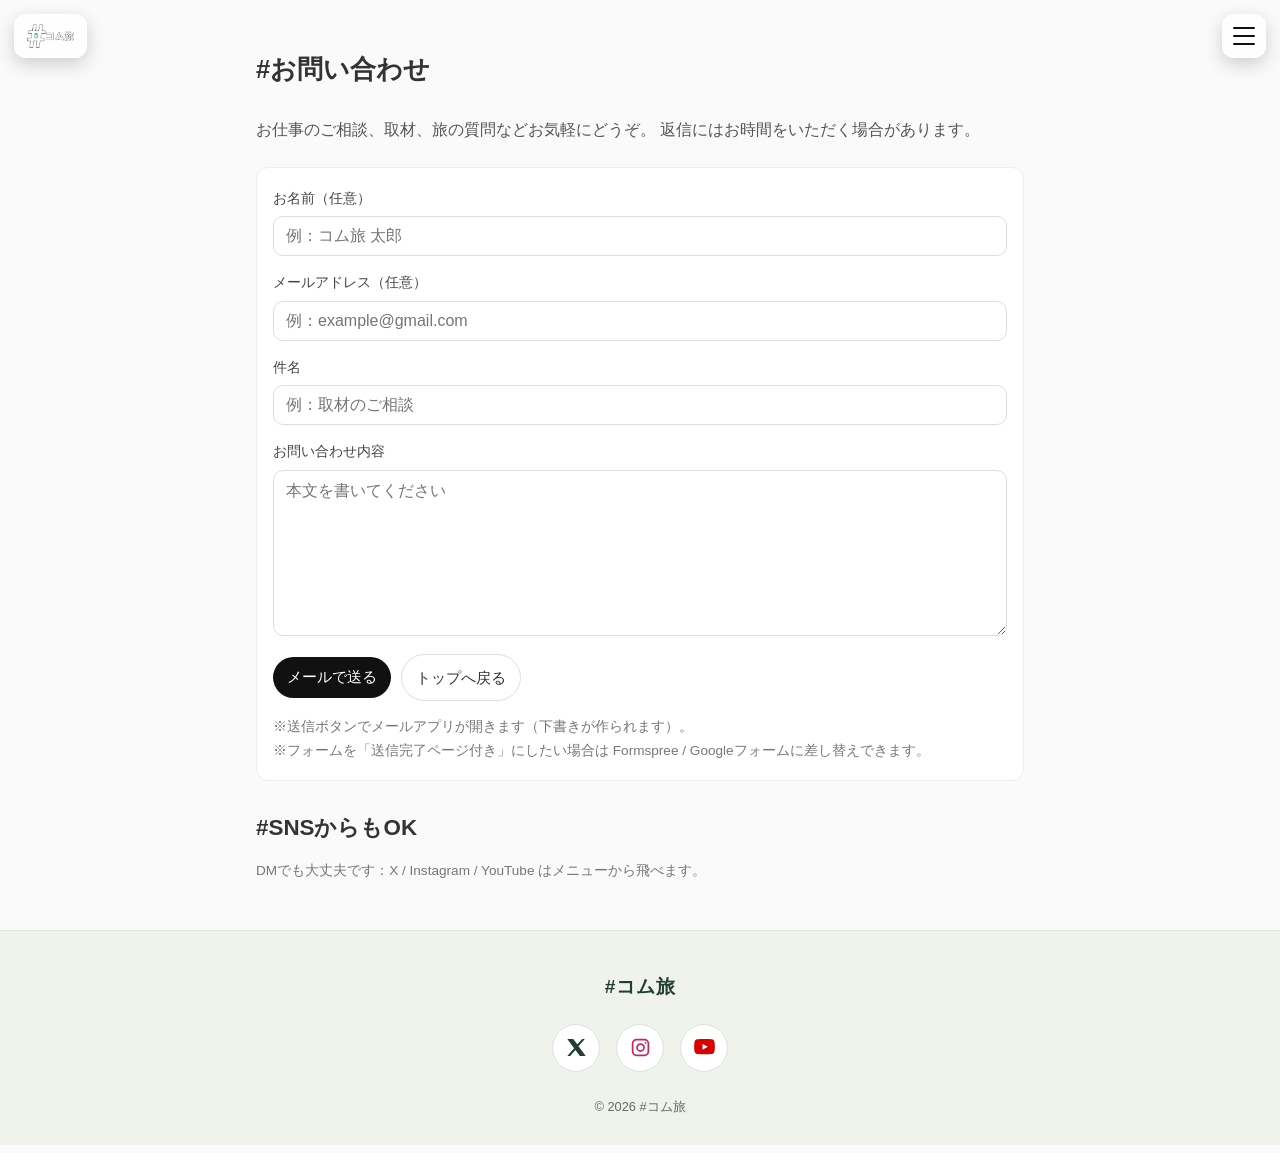
<file: contact.html>
<!DOCTYPE html>
<html lang="ja">
<head>
  <meta charset="UTF-8" />
  <meta name="viewport" content="width=device-width, initial-scale=1.0" />
  <title>#お問い合わせ | #コム旅</title>
  <link rel="stylesheet" href="css/style.css?v=20261016-hero" />

    <!-- ✅ SEO / OGP（共通） -->
  <meta name="description" content="旅と日常の記録。#コム旅の旅行記・モデルコース・47都道府県制覇の旅をまとめています。">

  <meta property="og:site_name" content="#コム旅">
  <meta property="og:type" content="website">
  <meta property="og:image" content="https://komtabi.com/img/ogp.jpg">
  <meta property="og:image:width" content="1200">
  <meta property="og:image:height" content="630">
  <meta property="og:locale" content="ja_JP">

  <meta name="twitter:card" content="summary_large_image">
  <meta name="description" content="#コム旅へのお問い合わせ。お仕事のご相談、取材、旅の質問などお気軽にどうぞ。">
  <link rel="canonical" href="https://komtabi.com/contact.html">

  <meta property="og:url" content="https://komtabi.com/contact.html">
  <meta property="og:title" content="#お問い合わせ | #コム旅">
  <meta property="og:description" content="お仕事のご相談、取材、旅の質問などお気軽にどうぞ。">

  <!-- favicon -->
<link rel="icon" href="/img/favicon-48.png" sizes="48x48" type="image/png">
<link rel="icon" href="/img/favicon-96.png" sizes="96x96" type="image/png">
<link rel="apple-touch-icon" href="/img/favicon-180.png">

</head>
<body>

  <!-- ロゴ -->
  <a href="index.html" class="logo">
    <img src="img/logo.png" alt="#コム旅 ロゴ">
  </a>

  <!-- ハンバーガーメニュー -->
  <button class="menu-btn" id="menuBtn" aria-label="メニューを開閉">
    <span></span><span></span><span></span>
  </button>

  <!-- ✅ メニュー構造を統一（menu-inner / menu-list） -->
  <nav class="menu" id="menu" aria-label="サイトメニュー">
    <div class="menu-inner">
      <ul class="menu-list">
        <li><a href="travel.html">#旅行記</a></li>
        <li><a href="modelcourse.html">#モデルコース</a></li>
        <li><a href="prefectures.html">#47都道府県制覇の旅</a></li>
        <li><a href="tags.html">#タグ</a></li>
        <li><a href="contact.html">#お問い合わせ</a></li>
      </ul>

      <!-- SNS（お問い合わせの下・横並び） -->
      <div class="menu-sns" aria-label="SNSリンク">
        <!-- X -->
        <a href="https://x.com/hBD1ilERGj89740"
           target="_blank"
           rel="noopener"
           aria-label="X"
           data-sns="x">
          <svg viewBox="0 0 24 24" aria-hidden="true">
            <path d="M18.244 2.25h3.308l-7.227 8.26L22.5 21.75h-6.59l-5.16-6.78-5.93 6.78H1.5l7.73-8.84L1.5 2.25h6.75l4.66 6.15 5.67-6.15z"/>
          </svg>
        </a>

        <!-- Instagram -->
        <a href="https://www.instagram.com/komtabi"
           target="_blank"
           rel="noopener"
           aria-label="Instagram"
           data-sns="instagram">
          <svg viewBox="0 0 24 24" aria-hidden="true">
            <path d="M7.5 2h9A5.5 5.5 0 0 1 22 7.5v9A5.5 5.5 0 0 1 16.5 22h-9A5.5 5.5 0 0 1 2 16.5v-9A5.5 5.5 0 0 1 7.5 2Zm0 2A3.5 3.5 0 0 0 4 7.5v9A3.5 3.5 0 0 0 7.5 20h9a3.5 3.5 0 0 0 3.5-3.5v-9A3.5 3.5 0 0 0 16.5 4h-9Zm10.25 1.75a1 1 0 1 1 0 2 1 1 0 0 1 0-2ZM12 7a5 5 0 1 1 0 10 5 5 0 0 1 0-10Zm0 2a3 3 0 1 0 0 6 3 3 0 0 0 0-6Z"/>
          </svg>
        </a>

        <!-- YouTube -->
        <a href="https://www.youtube.com/@コム旅5656"
           target="_blank"
           rel="noopener"
           aria-label="YouTube"
           data-sns="youtube">
          <svg viewBox="0 0 24 24" aria-hidden="true">
            <path d="M23.5 6.2s-.2-1.7-.9-2.5c-.9-1-1.9-1-2.4-1.1C16.9 2.3 12 2.3 12 2.3h0s-4.9 0-8.2.3c-.5.1-1.5.1-2.4 1.1C.7 4.5.5 6.2.5 6.2S.2 8.2.2 10.2v1.6c0 2 .3 4 .3 4s.2 1.7.9 2.5c.9 1 2.1 1 2.6 1.1 1.9.2 8 .3 8 .3s4.9 0 8.2-.3c.5-.1 1.5-.1 2.4-1.1.7-.8.9-2.5.9-2.5s.3-2 .3-4v-1.6c0-2-.3-4-.3-4ZM9.75 14.6V7.9l6.1 3.35-6.1 3.35Z"/>
          </svg>
        </a>
      </div>
    </div>
  </nav>

  <main class="container">
    <h1 class="page-title">#お問い合わせ</h1>

    <p class="lead-text">
      お仕事のご相談、取材、旅の質問などお気軽にどうぞ。
      返信にはお時間をいただく場合があります。
    </p>

    <!-- ✅ まずは mailto で確実に動くフォーム（サーバ不要） -->
    <section class="contact-card">
      <form id="contactForm" class="contact-form" novalidate>
        <label class="contact-label">
          お名前（任意）
          <input type="text" name="name" class="contact-input" placeholder="例：コム旅 太郎">
        </label>

        <label class="contact-label">
          メールアドレス（任意）
          <input type="email" name="email" class="contact-input" placeholder="例：example@gmail.com" inputmode="email">
        </label>

        <label class="contact-label">
          件名
          <input type="text" name="subject" class="contact-input" placeholder="例：取材のご相談" required>
        </label>

        <label class="contact-label">
          お問い合わせ内容
          <textarea name="message" class="contact-textarea" rows="8" placeholder="本文を書いてください" required></textarea>
        </label>

        <div class="contact-actions">
          <button type="submit" class="btn-primary">メールで送る</button>
          <a class="btn-ghost" href="index.html">トップへ戻る</a>
        </div>

        <p class="contact-note">
          ※送信ボタンでメールアプリが開きます（下書きが作られます）。
          <br>※フォームを「送信完了ページ付き」にしたい場合は Formspree / Googleフォームに差し替えできます。
        </p>
      </form>
    </section>

    <!-- 直接連絡（任意：メールアドレスが決まったら差し替え） -->
    <section class="contact-direct">
      <h2 class="section-title">#SNSからもOK</h2>
      <p class="contact-note">
        DMでも大丈夫です：X / Instagram / YouTube はメニューから飛べます。
      </p>
    </section>
  </main>

  <footer class="site-footer">
    <a class="footer-brand" href="index.html">#コム旅</a>
    <nav class="footer-sns" aria-label="SNSリンク">
        <a href="https://x.com/hBD1ilERGj89740"
           target="_blank"
           rel="noopener"
           aria-label="X"
           data-sns="x">
          <svg viewBox="0 0 24 24" aria-hidden="true">
            <path d="M18.244 2.25h3.308l-7.227 8.26L22.5 21.75h-6.59l-5.16-6.78-5.93 6.78H1.5l7.73-8.84L1.5 2.25h6.75l4.66 6.15 5.67-6.15z"/>
          </svg>
        </a>
        <a href="https://www.instagram.com/komtabi"
           target="_blank"
           rel="noopener"
           aria-label="Instagram"
           data-sns="instagram">
          <svg viewBox="0 0 24 24" aria-hidden="true">
            <path d="M7.5 2h9A5.5 5.5 0 0 1 22 7.5v9A5.5 5.5 0 0 1 16.5 22h-9A5.5 5.5 0 0 1 2 16.5v-9A5.5 5.5 0 0 1 7.5 2Zm0 2A3.5 3.5 0 0 0 4 7.5v9A3.5 3.5 0 0 0 7.5 20h9a3.5 3.5 0 0 0 3.5-3.5v-9A3.5 3.5 0 0 0 16.5 4h-9Zm10.25 1.75a1 1 0 1 1 0 2 1 1 0 0 1 0-2ZM12 7a5 5 0 1 1 0 10 5 5 0 0 1 0-10Zm0 2a3 3 0 1 0 0 6 3 3 0 0 0 0-6Z"/>
          </svg>
        </a>
        <a href="https://www.youtube.com/@コム旅5656"
           target="_blank"
           rel="noopener"
           aria-label="YouTube"
           data-sns="youtube">
          <svg viewBox="0 0 24 24" aria-hidden="true">
            <path d="M23.5 6.2s-.2-1.7-.9-2.5c-.9-1-1.9-1-2.4-1.1C16.9 2.3 12 2.3 12 2.3h0s-4.9 0-8.2.3c-.5.1-1.5.1-2.4 1.1C.7 4.5.5 6.2.5 6.2S.2 8.2.2 10.2v1.6c0 2 .3 4 .3 4s.2 1.7.9 2.5c.9 1 2.1 1 2.6 1.1 1.9.2 8 .3 8 .3s4.9 0 8.2-.3c.5-.1 1.5-.1 2.4-1.1.7-.8.9-2.5.9-2.5s.3-2 .3-4v-1.6c0-2-.3-4-.3-4ZM9.75 14.6V7.9l6.1 3.35-6.1 3.35Z"/>
          </svg>
        </a>
    </nav>
    <p>© 2026 #コム旅</p>
  </footer>

  <!-- scripts（順番重要・main.jsは1回だけ） -->
<link rel="stylesheet" href="css/style.css?v=20261016-hero" />
<script src="js/data/posts.js?v=20261016-empty"></script>
<script src="js/data/courses.js?v=20260111"></script>
<script src="js/data/visited.js?v=20260111"></script>
<script src="js/main.js?v=20261016-empty"></script>

  <!-- contact page helper -->
  <script>
    // ✅ 送信先メールアドレスをここで設定（あなたの受信用メールに変更）
    const CONTACT_TO = "tjingji56@gmail.com";

    const form = document.getElementById("contactForm");
    if (form) {
      form.addEventListener("submit", (e) => {
        e.preventDefault();

        const fd = new FormData(form);
        const subject = (fd.get("subject") || "").toString().trim();
        const message = (fd.get("message") || "").toString().trim();
        const name = (fd.get("name") || "").toString().trim();
        const email = (fd.get("email") || "").toString().trim();

        if (!subject || !message) {
          alert("件名とお問い合わせ内容は必須です。");
          return;
        }

        const bodyLines = [
          message,
          "",
          "----",
          `お名前：${name || "-"}`,
          `メール：${email || "-"}`,
          `送信元：${location.href}`,
        ];

        const mailto = `mailto:${encodeURIComponent(CONTACT_TO)}`
          + `?subject=${encodeURIComponent(subject)}`
          + `&body=${encodeURIComponent(bodyLines.join("\n"))}`;

        location.href = mailto;
      });
    }
  </script>

</body>
</html>
</file>
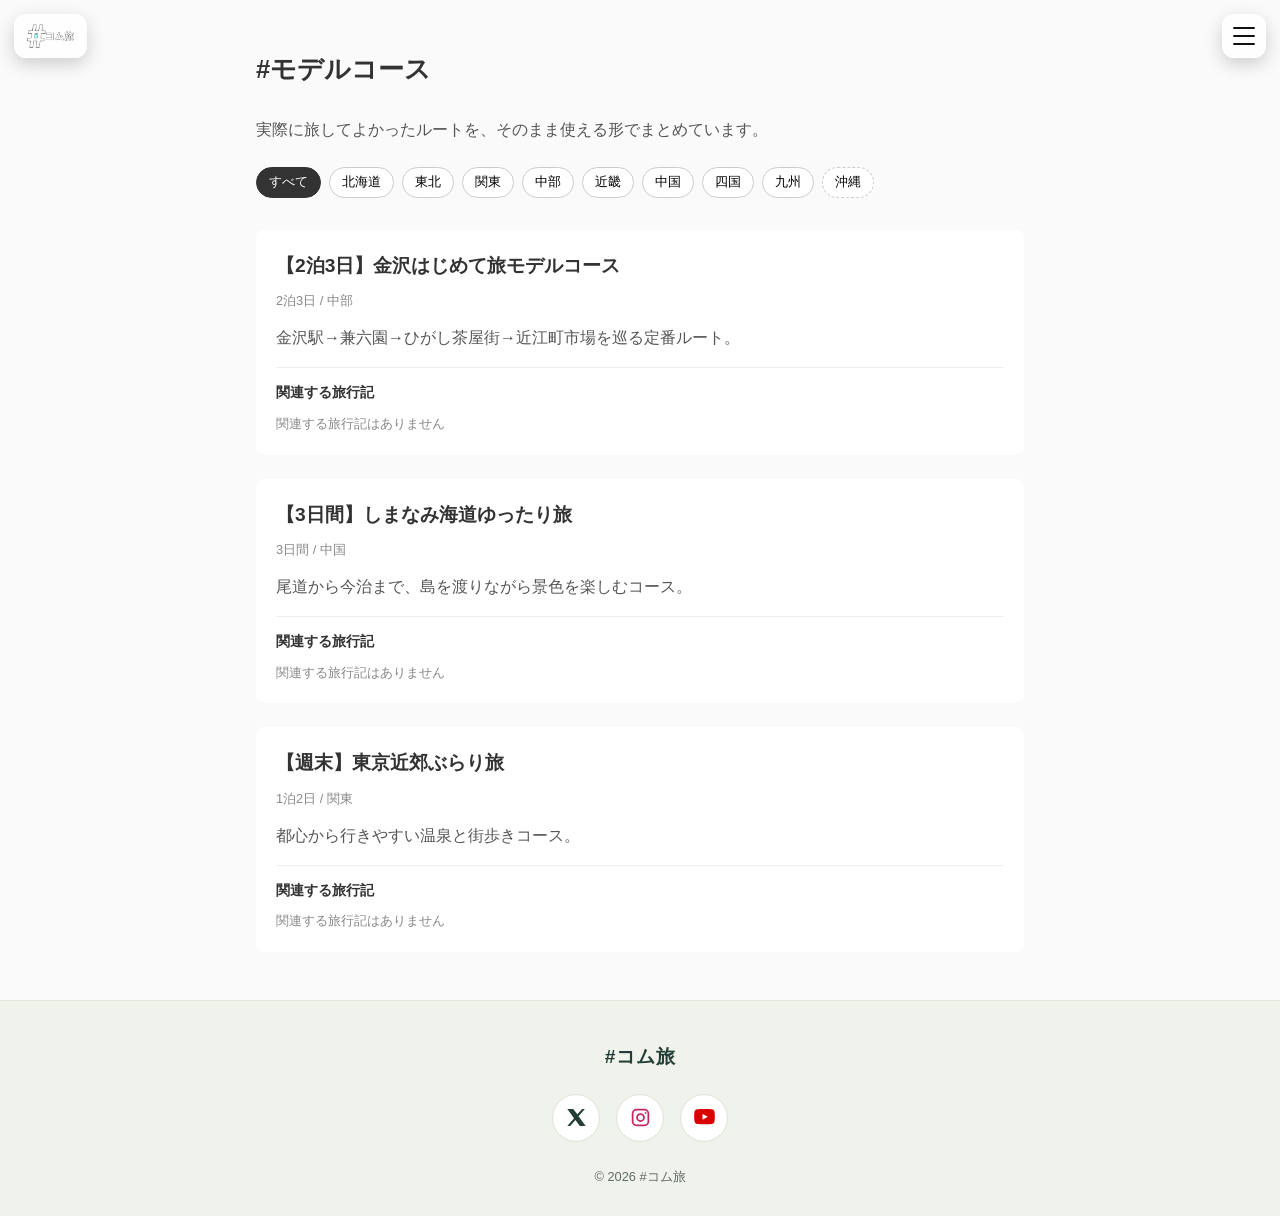
<file: modelcourse.html>
<!DOCTYPE html>
<html lang="ja">
<head>
  <meta charset="UTF-8">
  <meta name="viewport" content="width=device-width, initial-scale=1.0">
  <title>#モデルコース | #コム旅</title>
  <link rel="stylesheet" href="css/style.css">
    <!-- ✅ SEO / OGP（共通） -->
  <meta name="description" content="旅と日常の記録。#コム旅の旅行記・モデルコース・47都道府県制覇の旅をまとめています。">


  <meta property="og:site_name" content="#コム旅">
  <meta property="og:type" content="website">
  <meta property="og:image" content="https://komtabi.com/img/ogp.jpg">
  <meta property="og:image:width" content="1200">
  <meta property="og:image:height" content="630">
  <meta property="og:locale" content="ja_JP">

  <meta name="twitter:card" content="summary_large_image">
  <meta name="description" content="#コム旅のモデルコース。実際に旅してよかったルートをそのまま使える形でまとめています。">
  <link rel="canonical" href="https://komtabi.com/modelcourse.html">

  <meta property="og:url" content="https://komtabi.com/modelcourse.html">
  <meta property="og:title" content="#モデルコース | #コム旅">
  <meta property="og:description" content="実際に旅してよかったルートを、そのまま使える形でまとめています。">
<script async src="https://pagead2.googlesyndication.com/pagead/js/adsbygoogle.js?client=ca-pub-3009050769012166"
     crossorigin="anonymous"></script>
</head>
<body>

  <!-- ロゴ -->
  <a href="index.html" class="logo">
    <img src="img/logo.png" alt="#コム旅 ロゴ">
  </a>

  <!-- ハンバーガーメニュー -->
  <button class="menu-btn" id="menuBtn" aria-label="メニューを開閉">
    <span></span><span></span><span></span>
  </button>

  <!-- ✅ メニュー構造を統一（menu-inner / menu-list） -->
  <nav class="menu" id="menu" aria-label="サイトメニュー">
    <div class="menu-inner">
      <ul class="menu-list">
        <li><a href="travel.html">#旅行記</a></li>
        <li><a href="modelcourse.html">#モデルコース</a></li>
        <li><a href="prefectures.html">#47都道府県制覇の旅</a></li>
        <li><a href="tags.html">#タグ</a></li>
        <li><a href="contact.html">#お問い合わせ</a></li>
      </ul>

      <!-- SNS（お問い合わせの下・横並び） -->
      <div class="menu-sns" aria-label="SNSリンク">
        <!-- X -->
        <a href="https://x.com/hBD1ilERGj89740"
           target="_blank"
           rel="noopener"
           aria-label="X"
           data-sns="x">
          <svg viewBox="0 0 24 24" aria-hidden="true">
            <path d="M18.244 2.25h3.308l-7.227 8.26L22.5 21.75h-6.59l-5.16-6.78-5.93 6.78H1.5l7.73-8.84L1.5 2.25h6.75l4.66 6.15 5.67-6.15z"/>
          </svg>
        </a>

        <!-- Instagram -->
        <a href="https://www.instagram.com/komtabi"
           target="_blank"
           rel="noopener"
           aria-label="Instagram"
           data-sns="instagram">
          <svg viewBox="0 0 24 24" aria-hidden="true">
            <path d="M7.5 2h9A5.5 5.5 0 0 1 22 7.5v9A5.5 5.5 0 0 1 16.5 22h-9A5.5 5.5 0 0 1 2 16.5v-9A5.5 5.5 0 0 1 7.5 2Zm0 2A3.5 3.5 0 0 0 4 7.5v9A3.5 3.5 0 0 0 7.5 20h9a3.5 3.5 0 0 0 3.5-3.5v-9A3.5 3.5 0 0 0 16.5 4h-9Zm10.25 1.75a1 1 0 1 1 0 2 1 1 0 0 1 0-2ZM12 7a5 5 0 1 1 0 10 5 5 0 0 1 0-10Zm0 2a3 3 0 1 0 0 6 3 3 0 0 0 0-6Z"/>
          </svg>
        </a>

        <!-- YouTube -->
        <a href="https://www.youtube.com/@コム旅5656"
           target="_blank"
           rel="noopener"
           aria-label="YouTube"
           data-sns="youtube">
          <svg viewBox="0 0 24 24" aria-hidden="true">
            <path d="M23.5 6.2s-.2-1.7-.9-2.5c-.9-1-1.9-1-2.4-1.1C16.9 2.3 12 2.3 12 2.3h0s-4.9 0-8.2.3c-.5.1-1.5.1-2.4 1.1C.7 4.5.5 6.2.5 6.2S.2 8.2.2 10.2v1.6c0 2 .3 4 .3 4s.2 1.7.9 2.5c.9 1 2.1 1 2.6 1.1 1.9.2 8 .3 8 .3s4.9 0 8.2-.3c.5-.1 1.5-.1 2.4-1.1.7-.8.9-2.5.9-2.5s.3-2 .3-4v-1.6c0-2-.3-4-.3-4ZM9.75 14.6V7.9l6.1 3.35-6.1 3.35Z"/>
          </svg>
        </a>
      </div>
    </div>
  </nav>


  <!-- メイン -->
  <main class="container">
    <h1 class="page-title">#モデルコース</h1>

    <p class="lead-text">
      実際に旅してよかったルートを、そのまま使える形でまとめています。
    </p>

    <!-- エリアフィルター -->
    <div class="area-filter" id="areaFilter">
      <button data-area="all" class="active">すべて</button>
      <button data-area="北海道">北海道</button>
      <button data-area="東北">東北</button>
      <button data-area="関東">関東</button>
      <button data-area="中部">中部</button>
      <button data-area="近畿">近畿</button>
      <button data-area="中国">中国</button>
      <button data-area="四国">四国</button>
      <button data-area="九州">九州</button>
      <button data-area="沖縄">沖縄</button>
    </div>

    <!-- モデルコース一覧 -->
    <section class="course-list" id="courseList">
      <!-- JSでモデルコースが入る -->
    </section>
  </main>

  <footer class="site-footer">
    <a class="footer-brand" href="index.html">#コム旅</a>
    <nav class="footer-sns" aria-label="SNSリンク">
        <a href="https://x.com/hBD1ilERGj89740"
           target="_blank"
           rel="noopener"
           aria-label="X"
           data-sns="x">
          <svg viewBox="0 0 24 24" aria-hidden="true">
            <path d="M18.244 2.25h3.308l-7.227 8.26L22.5 21.75h-6.59l-5.16-6.78-5.93 6.78H1.5l7.73-8.84L1.5 2.25h6.75l4.66 6.15 5.67-6.15z"/>
          </svg>
        </a>
        <a href="https://www.instagram.com/komtabi"
           target="_blank"
           rel="noopener"
           aria-label="Instagram"
           data-sns="instagram">
          <svg viewBox="0 0 24 24" aria-hidden="true">
            <path d="M7.5 2h9A5.5 5.5 0 0 1 22 7.5v9A5.5 5.5 0 0 1 16.5 22h-9A5.5 5.5 0 0 1 2 16.5v-9A5.5 5.5 0 0 1 7.5 2Zm0 2A3.5 3.5 0 0 0 4 7.5v9A3.5 3.5 0 0 0 7.5 20h9a3.5 3.5 0 0 0 3.5-3.5v-9A3.5 3.5 0 0 0 16.5 4h-9Zm10.25 1.75a1 1 0 1 1 0 2 1 1 0 0 1 0-2ZM12 7a5 5 0 1 1 0 10 5 5 0 0 1 0-10Zm0 2a3 3 0 1 0 0 6 3 3 0 0 0 0-6Z"/>
          </svg>
        </a>
        <a href="https://www.youtube.com/@コム旅5656"
           target="_blank"
           rel="noopener"
           aria-label="YouTube"
           data-sns="youtube">
          <svg viewBox="0 0 24 24" aria-hidden="true">
            <path d="M23.5 6.2s-.2-1.7-.9-2.5c-.9-1-1.9-1-2.4-1.1C16.9 2.3 12 2.3 12 2.3h0s-4.9 0-8.2.3c-.5.1-1.5.1-2.4 1.1C.7 4.5.5 6.2.5 6.2S.2 8.2.2 10.2v1.6c0 2 .3 4 .3 4s.2 1.7.9 2.5c.9 1 2.1 1 2.6 1.1 1.9.2 8 .3 8 .3s4.9 0 8.2-.3c.5-.1 1.5-.1 2.4-1.1.7-.8.9-2.5.9-2.5s.3-2 .3-4v-1.6c0-2-.3-4-.3-4ZM9.75 14.6V7.9l6.1 3.35-6.1 3.35Z"/>
          </svg>
        </a>
    </nav>
    <p>© 2026 #コム旅</p>
  </footer>
<link rel="stylesheet" href="css/style.css?v=20261016-hero" />
<script src="js/data/posts.js?v=20261016-empty"></script>
<script src="js/data/courses.js?v=20260111"></script>
<script src="js/data/visited.js?v=20260111"></script>
<script src="js/main.js?v=20261016-empty"></script>

  <!-- scripts（順番重要・main.jsは1回だけ） -->

</body>
</html>
</file>
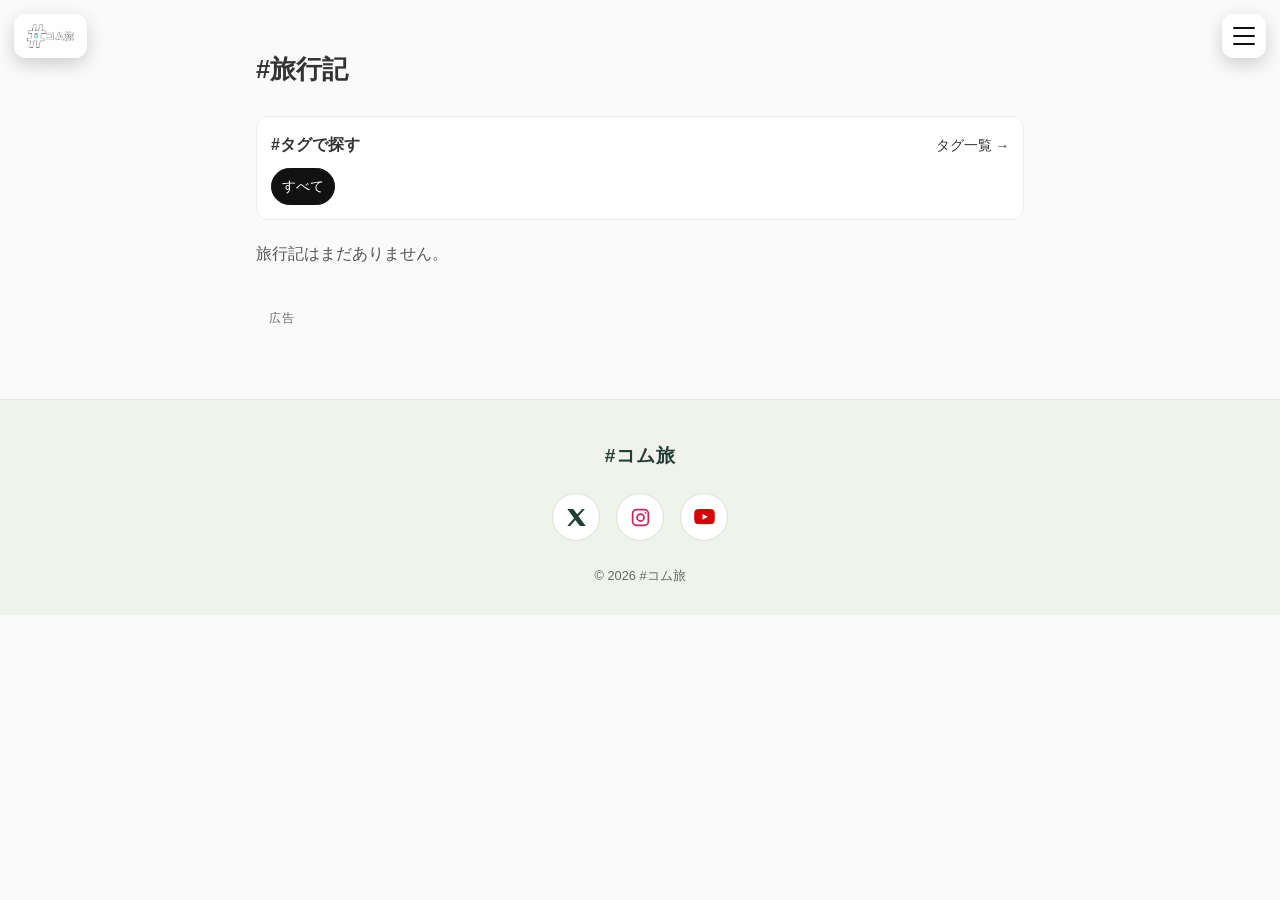
<file: post.html>
<!DOCTYPE html>
<html lang="ja">
<head>
  <meta charset="UTF-8">
  <meta name="viewport" content="width=device-width, initial-scale=1.0">

  <!-- title は JS が記事ごとに変える -->
  <title>記事 | #コム旅</title>

  <link rel="stylesheet" href="css/style.css">

  <!-- canonical -->
  <link rel="canonical" id="canonicalLink" href="https://komtabi.com/post.html">

  <!-- SEO description -->
  <meta name="description" id="metaDesc" content="#コム旅の記事。旅の記録を写真と一緒にまとめています。">

  <!-- OGP -->
  <meta property="og:site_name" content="#コム旅">
  <meta property="og:type" content="article">
  <meta property="og:locale" content="ja_JP">
  <meta property="og:url" id="ogUrl" content="https://komtabi.com/post.html">
  <meta property="og:title" id="ogTitle" content="記事 | #コム旅">
  <meta property="og:description" id="ogDesc" content="#コム旅の記事。旅の記録を写真と一緒にまとめています。">
  <meta property="og:image" id="ogImage" content="https://komtabi.com/img/ogp.jpg">
  <meta property="og:image:width" content="1200">
  <meta property="og:image:height" content="630">

  <!-- Twitter -->
  <meta name="twitter:card" content="summary_large_image">
  <meta name="twitter:title" id="twTitle" content="記事 | #コム旅">
  <meta name="twitter:description" id="twDesc" content="#コム旅の記事。旅の記録を写真と一緒にまとめています。">
  <meta name="twitter:image" id="twImage" content="https://komtabi.com/img/ogp.jpg">

  <!-- パンくず構造化データ -->
  <script type="application/ld+json" id="breadcrumbJson"></script>
<!-- favicon -->
<link rel="icon" href="/img/favicon-48.png" sizes="48x48" type="image/png">
<link rel="icon" href="/img/favicon-96.png" sizes="96x96" type="image/png">
<link rel="apple-touch-icon" href="/img/favicon-180.png">
<script async src="https://pagead2.googlesyndication.com/pagead/js/adsbygoogle.js?client=ca-pub-3009050769012166"
  crossorigin="anonymous"></script>
</head>
<body>

  <!-- ロゴ -->
  <a href="index.html" class="logo">
    <img src="img/logo.png" alt="#コム旅 ロゴ">
  </a>

  <!-- ハンバーガー -->
  <button class="menu-btn" id="menuBtn" aria-label="メニューを開閉">
    <span></span><span></span><span></span>
  </button>

  <!-- メニュー -->
  <nav class="menu" id="menu">
    <div class="menu-inner">
      <ul class="menu-list">
        <li><a href="travel.html">#旅行記</a></li>
        <li><a href="modelcourse.html">#モデルコース</a></li>
        <li><a href="prefectures.html">#47都道府県制覇の旅</a></li>
        <li><a href="tags.html">#タグ</a></li>
        <li><a href="contact.html">#お問い合わせ</a></li>
      </ul>
    </div>
  </nav>

  <!-- ヒーロー -->
  <div id="postHero" class="post-hero">
    <div class="post-hero-media"></div>
    <div class="post-hero-overlay"></div>
  </div>

  <!-- 本文 -->
  <main class="container">
    <article class="post">

      <!-- パンくず -->
      <nav id="breadcrumb" class="breadcrumb"></nav>

      <!-- 一覧に戻る -->
      <div class="post-back">
        <a id="backToList" href="travel.html">← 旅行記一覧に戻る</a>
      </div>

      <h1 id="postTitle" class="post-title"></h1>
      <time id="postDate" class="post-date"></time>

      <ul id="postTags" class="post-tags"></ul>

      <div id="postContent" class="post-content"></div>

<!-- ✅ Ad: post bottom（本文末） -->
<section class="ad-wrap is-hidden" id="ad-post-bottom" aria-label="広告">
  <div class="ad-label">広告</div>
  <ins class="adsbygoogle ad-unit"
    style="display:block"
    data-ad-client="ca-pub-3009050769012166"
    data-ad-slot="1234567890"
    data-ad-format="auto"
    data-full-width-responsive="true"></ins>
</section>

      <!-- 関連記事 -->
      <section class="related-posts">
        <h2>関連記事</h2>
        <div id="relatedPosts" class="related-list"></div>
      </section>
<div class="post-back post-back-bottom">
  <a id="backToListBottom" href="travel.html">← 旅行記一覧に戻る</a>
</div>

    </article>


    <!-- 前後記事 -->
    <nav class="post-nav">
      <a id="prevPost" class="post-nav-link prev"></a>
      <a id="nextPost" class="post-nav-link next"></a>
    </nav>
  </main>

  <footer class="site-footer">
    <a class="footer-brand" href="index.html">#コム旅</a>
    <nav class="footer-sns" aria-label="SNSリンク">
        <a href="https://x.com/hBD1ilERGj89740"
           target="_blank"
           rel="noopener"
           aria-label="X"
           data-sns="x">
          <svg viewBox="0 0 24 24" aria-hidden="true">
            <path d="M18.244 2.25h3.308l-7.227 8.26L22.5 21.75h-6.59l-5.16-6.78-5.93 6.78H1.5l7.73-8.84L1.5 2.25h6.75l4.66 6.15 5.67-6.15z"/>
          </svg>
        </a>
        <a href="https://www.instagram.com/komtabi"
           target="_blank"
           rel="noopener"
           aria-label="Instagram"
           data-sns="instagram">
          <svg viewBox="0 0 24 24" aria-hidden="true">
            <path d="M7.5 2h9A5.5 5.5 0 0 1 22 7.5v9A5.5 5.5 0 0 1 16.5 22h-9A5.5 5.5 0 0 1 2 16.5v-9A5.5 5.5 0 0 1 7.5 2Zm0 2A3.5 3.5 0 0 0 4 7.5v9A3.5 3.5 0 0 0 7.5 20h9a3.5 3.5 0 0 0 3.5-3.5v-9A3.5 3.5 0 0 0 16.5 4h-9Zm10.25 1.75a1 1 0 1 1 0 2 1 1 0 0 1 0-2ZM12 7a5 5 0 1 1 0 10 5 5 0 0 1 0-10Zm0 2a3 3 0 1 0 0 6 3 3 0 0 0 0-6Z"/>
          </svg>
        </a>
        <a href="https://www.youtube.com/@コム旅5656"
           target="_blank"
           rel="noopener"
           aria-label="YouTube"
           data-sns="youtube">
          <svg viewBox="0 0 24 24" aria-hidden="true">
            <path d="M23.5 6.2s-.2-1.7-.9-2.5c-.9-1-1.9-1-2.4-1.1C16.9 2.3 12 2.3 12 2.3h0s-4.9 0-8.2.3c-.5.1-1.5.1-2.4 1.1C.7 4.5.5 6.2.5 6.2S.2 8.2.2 10.2v1.6c0 2 .3 4 .3 4s.2 1.7.9 2.5c.9 1 2.1 1 2.6 1.1 1.9.2 8 .3 8 .3s4.9 0 8.2-.3c.5-.1 1.5-.1 2.4-1.1.7-.8.9-2.5.9-2.5s.3-2 .3-4v-1.6c0-2-.3-4-.3-4ZM9.75 14.6V7.9l6.1 3.35-6.1 3.35Z"/>
          </svg>
        </a>
    </nav>
    <p>© 2026 #コム旅</p>
  </footer>

  <!-- scripts -->
<link rel="stylesheet" href="css/style.css?v=20261016-hero" />
<script src="js/data/posts.js?v=20261016-empty"></script>
<script src="js/data/courses.js?v=20260111"></script>
<script src="js/data/visited.js?v=20260111"></script>
<script src="js/main.js?v=20261016-empty"></script>

</body>
</html>
</file>
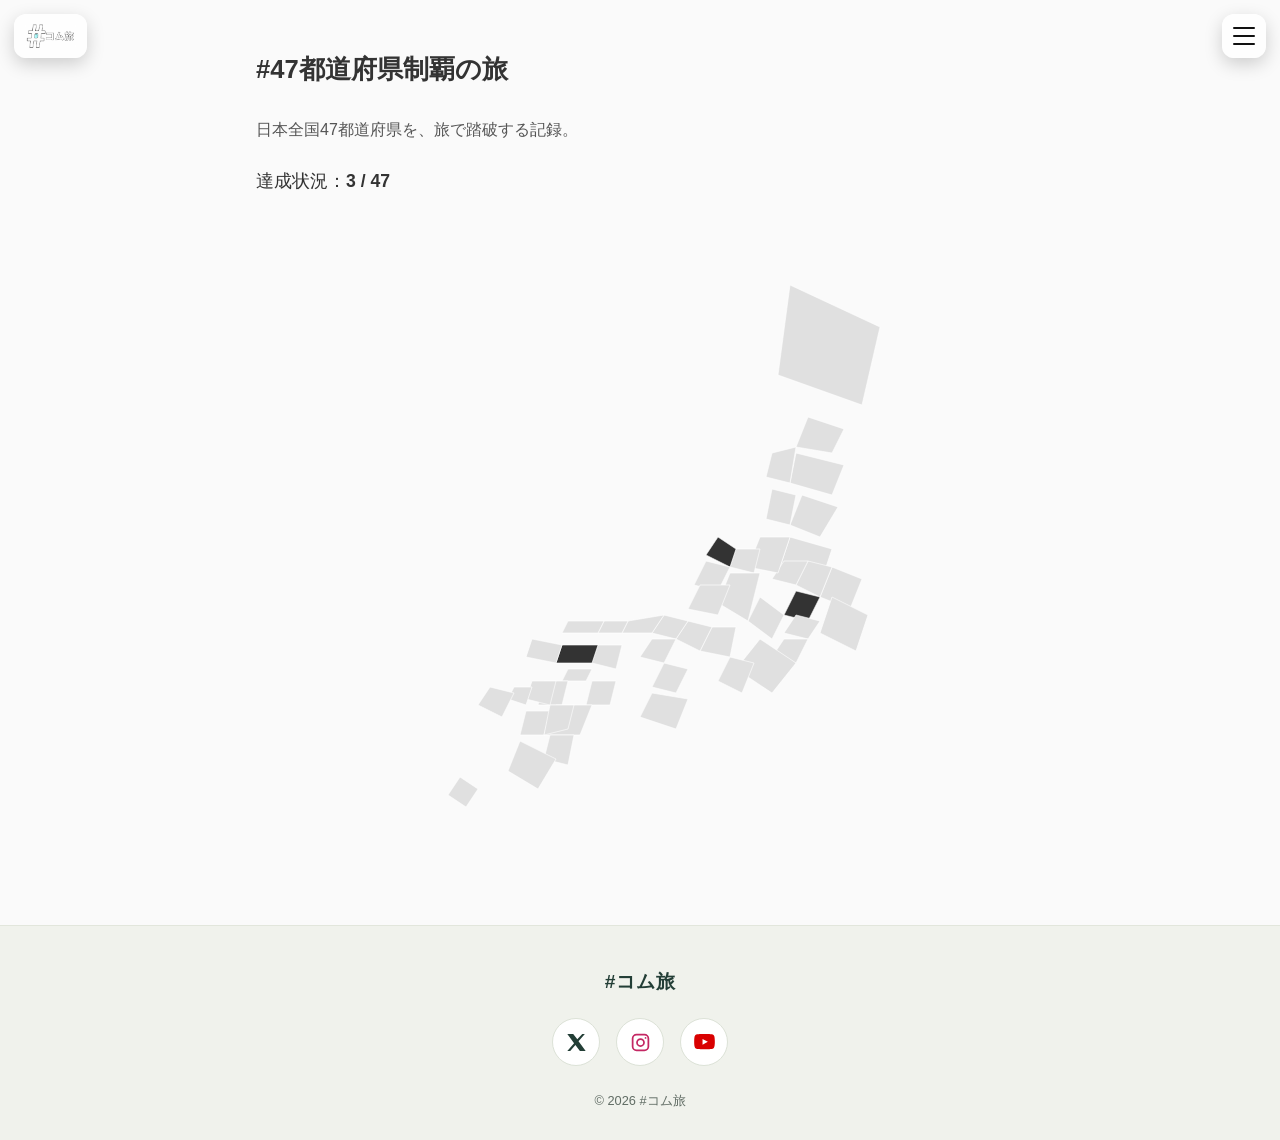
<file: prefectures.html>
<!DOCTYPE html>
<html lang="ja">
<head>
  <meta charset="UTF-8">
  <meta name="viewport" content="width=device-width, initial-scale=1.0">
  <title>#47都道府県制覇の旅 | #コム旅</title>
  <link rel="stylesheet" href="css/style.css">
  <!-- favicon -->
<link rel="icon" href="/img/favicon-48.png" sizes="48x48" type="image/png">
<link rel="icon" href="/img/favicon-96.png" sizes="96x96" type="image/png">
<link rel="apple-touch-icon" href="/img/favicon-180.png">
<script async src="https://pagead2.googlesyndication.com/pagead/js/adsbygoogle.js?client=ca-pub-3009050769012166"
     crossorigin="anonymous"></script>
</head>
  <!-- ✅ SEO / OGP（共通） -->
  <meta name="description" content="旅と日常の記録。#コム旅の旅行記・モデルコース・47都道府県制覇の旅をまとめています。">

  <meta property="og:site_name" content="#コム旅">
  <meta property="og:type" content="website">
  <meta property="og:image" content="https://komtabi.com/img/ogp.jpg">
  <meta property="og:image:width" content="1200">
  <meta property="og:image:height" content="630">
  <meta property="og:locale" content="ja_JP">

  <meta name="twitter:card" content="summary_large_image">
  <meta name="description" content="#コム旅の47都道府県制覇の旅。地図で制覇状況と旅行記数を確認できます。">
  <link rel="canonical" href="https://komtabi.com/prefectures.html">

  <meta property="og:url" content="https://komtabi.com/prefectures.html">
  <meta property="og:title" content="#47都道府県制覇の旅 | #コム旅">
  <meta property="og:description" content="地図で制覇状況と旅行記数を確認できます。">

<body>

  <!-- ロゴ -->
  <a href="index.html" class="logo">
    <img src="img/logo.png" alt="#コム旅 ロゴ">
  </a>

  <!-- ハンバーガーメニュー -->
  <button class="menu-btn" id="menuBtn" aria-label="メニューを開閉">
    <span></span><span></span><span></span>
  </button>

  <!-- ✅ メニュー構造を統一（menu-inner / menu-list） -->
  <nav class="menu" id="menu" aria-label="サイトメニュー">
    <div class="menu-inner">
      <ul class="menu-list">
        <li><a href="travel.html">#旅行記</a></li>
        <li><a href="modelcourse.html">#モデルコース</a></li>
        <li><a href="prefectures.html">#47都道府県制覇の旅</a></li>
        <li><a href="tags.html">#タグ</a></li>
        <li><a href="contact.html">#お問い合わせ</a></li>
      </ul>

      <!-- SNS（お問い合わせの下・横並び） -->
      <div class="menu-sns" aria-label="SNSリンク">
        <!-- X -->
        <a href="https://x.com/hBD1ilERGj89740"
           target="_blank"
           rel="noopener"
           aria-label="X"
           data-sns="x">
          <svg viewBox="0 0 24 24" aria-hidden="true">
            <path d="M18.244 2.25h3.308l-7.227 8.26L22.5 21.75h-6.59l-5.16-6.78-5.93 6.78H1.5l7.73-8.84L1.5 2.25h6.75l4.66 6.15 5.67-6.15z"/>
          </svg>
        </a>

        <!-- Instagram -->
        <a href="https://www.instagram.com/komtabi"
           target="_blank"
           rel="noopener"
           aria-label="Instagram"
           data-sns="instagram">
          <svg viewBox="0 0 24 24" aria-hidden="true">
            <path d="M7.5 2h9A5.5 5.5 0 0 1 22 7.5v9A5.5 5.5 0 0 1 16.5 22h-9A5.5 5.5 0 0 1 2 16.5v-9A5.5 5.5 0 0 1 7.5 2Zm0 2A3.5 3.5 0 0 0 4 7.5v9A3.5 3.5 0 0 0 7.5 20h9a3.5 3.5 0 0 0 3.5-3.5v-9A3.5 3.5 0 0 0 16.5 4h-9Zm10.25 1.75a1 1 0 1 1 0 2 1 1 0 0 1 0-2ZM12 7a5 5 0 1 1 0 10 5 5 0 0 1 0-10Zm0 2a3 3 0 1 0 0 6 3 3 0 0 0 0-6Z"/>
          </svg>
        </a>

        <!-- YouTube -->
        <a href="https://www.youtube.com/@コム旅5656"
           target="_blank"
           rel="noopener"
           aria-label="YouTube"
           data-sns="youtube">
          <svg viewBox="0 0 24 24" aria-hidden="true">
            <path d="M23.5 6.2s-.2-1.7-.9-2.5c-.9-1-1.9-1-2.4-1.1C16.9 2.3 12 2.3 12 2.3h0s-4.9 0-8.2.3c-.5.1-1.5.1-2.4 1.1C.7 4.5.5 6.2.5 6.2S.2 8.2.2 10.2v1.6c0 2 .3 4 .3 4s.2 1.7.9 2.5c.9 1 2.1 1 2.6 1.1 1.9.2 8 .3 8 .3s4.9 0 8.2-.3c.5-.1 1.5-.1 2.4-1.1.7-.8.9-2.5.9-2.5s.3-2 .3-4v-1.6c0-2-.3-4-.3-4ZM9.75 14.6V7.9l6.1 3.35-6.1 3.35Z"/>
          </svg>
        </a>
      </div>
    </div>
  </nav>

  <main class="container">
    <h1 class="page-title">#47都道府県制覇の旅</h1>

    <p class="lead-text">
      日本全国47都道府県を、旅で踏破する記録。
    </p>

    <section class="progress">
      <p class="progress-text">
        達成状況：<strong><span id="visitedCount">0</span> / 47</strong>
      </p>
    </section>

    <section class="japan-map">
      <svg id="japanMap" viewBox="0 0 1000 1000" xmlns="http://www.w3.org/2000/svg">

        <!-- 北海道 -->
        <path data-name="北海道" d="M750 80 L900 150 L870 280 L730 230 Z"/>

        <!-- 東北 -->
        <path data-name="青森" d="M780 300 L840 320 L820 360 L760 350 Z"/>
        <path data-name="岩手" d="M760 360 L840 380 L820 430 L750 410 Z"/>
        <path data-name="秋田" d="M720 360 L760 350 L750 410 L710 400 Z"/>
        <path data-name="宮城" d="M770 430 L830 450 L800 500 L750 480 Z"/>
        <path data-name="山形" d="M720 420 L760 430 L750 480 L710 470 Z"/>
        <path data-name="福島" d="M750 500 L820 520 L800 580 L730 560 Z"/>

        <!-- 関東 -->
        <path data-name="茨城" d="M820 550 L870 570 L850 620 L800 600 Z"/>
        <path data-name="栃木" d="M780 540 L820 550 L800 600 L760 580 Z"/>
        <path data-name="群馬" d="M740 540 L780 540 L760 580 L720 570 Z"/>
        <path data-name="埼玉" d="M760 590 L800 600 L780 640 L740 630 Z"/>
        <path data-name="千葉" d="M820 600 L880 630 L860 690 L800 660 Z"/>
        <path data-name="東京" d="M760 630 L800 640 L780 670 L740 660 Z"/>
        <path data-name="神奈川" d="M740 670 L780 670 L760 710 L720 700 Z"/>

        <!-- 中部 -->
        <path data-name="新潟" d="M700 500 L750 500 L730 560 L680 550 Z"/>
        <path data-name="富山" d="M660 520 L700 520 L690 560 L650 550 Z"/>
        <path data-name="石川" d="M630 500 L660 520 L650 550 L610 530 Z"/>
        <path data-name="福井" d="M610 540 L650 550 L630 590 L590 580 Z"/>
        <path data-name="山梨" d="M700 600 L740 630 L720 670 L680 640 Z"/>
        <path data-name="長野" d="M650 560 L700 560 L680 640 L630 610 Z"/>
        <path data-name="岐阜" d="M600 580 L650 580 L630 630 L580 620 Z"/>
        <path data-name="静岡" d="M700 670 L760 710 L720 760 L660 720 Z"/>
        <path data-name="愛知" d="M620 650 L660 650 L650 700 L600 690 Z"/>

        <!-- 近畿 -->
        <path data-name="三重" d="M650 700 L690 710 L670 760 L630 740 Z"/>
        <path data-name="滋賀" d="M580 640 L620 650 L600 690 L560 670 Z"/>
        <path data-name="京都" d="M540 630 L580 640 L560 670 L520 660 Z"/>
        <path data-name="大阪" d="M520 670 L560 670 L540 710 L500 700 Z"/>
        <path data-name="兵庫" d="M480 640 L540 630 L520 660 L470 660 Z"/>
        <path data-name="奈良" d="M540 710 L580 720 L560 760 L520 750 Z"/>
        <path data-name="和歌山" d="M520 760 L580 770 L560 820 L500 800 Z"/>

        <!-- 中国 -->
        <path data-name="鳥取" d="M440 640 L480 640 L470 660 L430 660 Z"/>
        <path data-name="島根" d="M380 640 L440 640 L430 660 L370 660 Z"/>
        <path data-name="岡山" d="M430 680 L470 680 L460 720 L420 710 Z"/>
        <path data-name="広島" d="M370 680 L430 680 L420 710 L360 710 Z"/>
        <path data-name="山口" d="M320 670 L370 680 L360 710 L310 700 Z"/>

        <!-- 四国 -->
        <path data-name="徳島" d="M420 740 L460 740 L450 780 L410 780 Z"/>
        <path data-name="香川" d="M380 720 L420 720 L410 740 L370 740 Z"/>
        <path data-name="愛媛" d="M340 740 L380 740 L370 780 L330 780 Z"/>
        <path data-name="高知" d="M360 780 L420 780 L400 830 L340 830 Z"/>

        <!-- 九州 -->
        <path data-name="福岡" d="M320 740 L360 740 L350 780 L310 770 Z"/>
        <path data-name="佐賀" d="M290 750 L320 750 L310 780 L280 770 Z"/>
        <path data-name="長崎" d="M250 750 L290 760 L270 800 L230 780 Z"/>
        <path data-name="熊本" d="M310 790 L350 790 L340 830 L300 830 Z"/>
        <path data-name="大分" d="M350 780 L390 780 L380 820 L340 830 Z"/>
        <path data-name="宮崎" d="M350 830 L390 830 L380 880 L340 870 Z"/>
        <path data-name="鹿児島" d="M300 840 L360 870 L330 920 L280 890 Z"/>

        <!-- 沖縄 -->
        <path data-name="沖縄" d="M200 900 L230 920 L210 950 L180 930 Z"/>

      </svg>
    </section>

    <section class="prefecture-list" id="prefectureList">
      <!-- （今はJS未実装なら空のままでOK） -->
    </section>
  </main>

  <footer class="site-footer">
    <a class="footer-brand" href="index.html">#コム旅</a>
    <nav class="footer-sns" aria-label="SNSリンク">
        <a href="https://x.com/hBD1ilERGj89740"
           target="_blank"
           rel="noopener"
           aria-label="X"
           data-sns="x">
          <svg viewBox="0 0 24 24" aria-hidden="true">
            <path d="M18.244 2.25h3.308l-7.227 8.26L22.5 21.75h-6.59l-5.16-6.78-5.93 6.78H1.5l7.73-8.84L1.5 2.25h6.75l4.66 6.15 5.67-6.15z"/>
          </svg>
        </a>
        <a href="https://www.instagram.com/komtabi"
           target="_blank"
           rel="noopener"
           aria-label="Instagram"
           data-sns="instagram">
          <svg viewBox="0 0 24 24" aria-hidden="true">
            <path d="M7.5 2h9A5.5 5.5 0 0 1 22 7.5v9A5.5 5.5 0 0 1 16.5 22h-9A5.5 5.5 0 0 1 2 16.5v-9A5.5 5.5 0 0 1 7.5 2Zm0 2A3.5 3.5 0 0 0 4 7.5v9A3.5 3.5 0 0 0 7.5 20h9a3.5 3.5 0 0 0 3.5-3.5v-9A3.5 3.5 0 0 0 16.5 4h-9Zm10.25 1.75a1 1 0 1 1 0 2 1 1 0 0 1 0-2ZM12 7a5 5 0 1 1 0 10 5 5 0 0 1 0-10Zm0 2a3 3 0 1 0 0 6 3 3 0 0 0 0-6Z"/>
          </svg>
        </a>
        <a href="https://www.youtube.com/@コム旅5656"
           target="_blank"
           rel="noopener"
           aria-label="YouTube"
           data-sns="youtube">
          <svg viewBox="0 0 24 24" aria-hidden="true">
            <path d="M23.5 6.2s-.2-1.7-.9-2.5c-.9-1-1.9-1-2.4-1.1C16.9 2.3 12 2.3 12 2.3h0s-4.9 0-8.2.3c-.5.1-1.5.1-2.4 1.1C.7 4.5.5 6.2.5 6.2S.2 8.2.2 10.2v1.6c0 2 .3 4 .3 4s.2 1.7.9 2.5c.9 1 2.1 1 2.6 1.1 1.9.2 8 .3 8 .3s4.9 0 8.2-.3c.5-.1 1.5-.1 2.4-1.1.7-.8.9-2.5.9-2.5s.3-2 .3-4v-1.6c0-2-.3-4-.3-4ZM9.75 14.6V7.9l6.1 3.35-6.1 3.35Z"/>
          </svg>
        </a>
    </nav>
    <p>© 2026 #コム旅</p>
  </footer>

  <!-- scripts（順番重要・main.jsは1回だけ） -->
</body><link rel="stylesheet" href="css/style.css?v=20261016-hero" />
<script src="js/data/posts.js?v=20261016-empty"></script>
<script src="js/data/courses.js?v=20260111"></script>
<script src="js/data/visited.js?v=20260111"></script>
<script src="js/main.js?v=20261016-empty"></script>

</html>
</file>
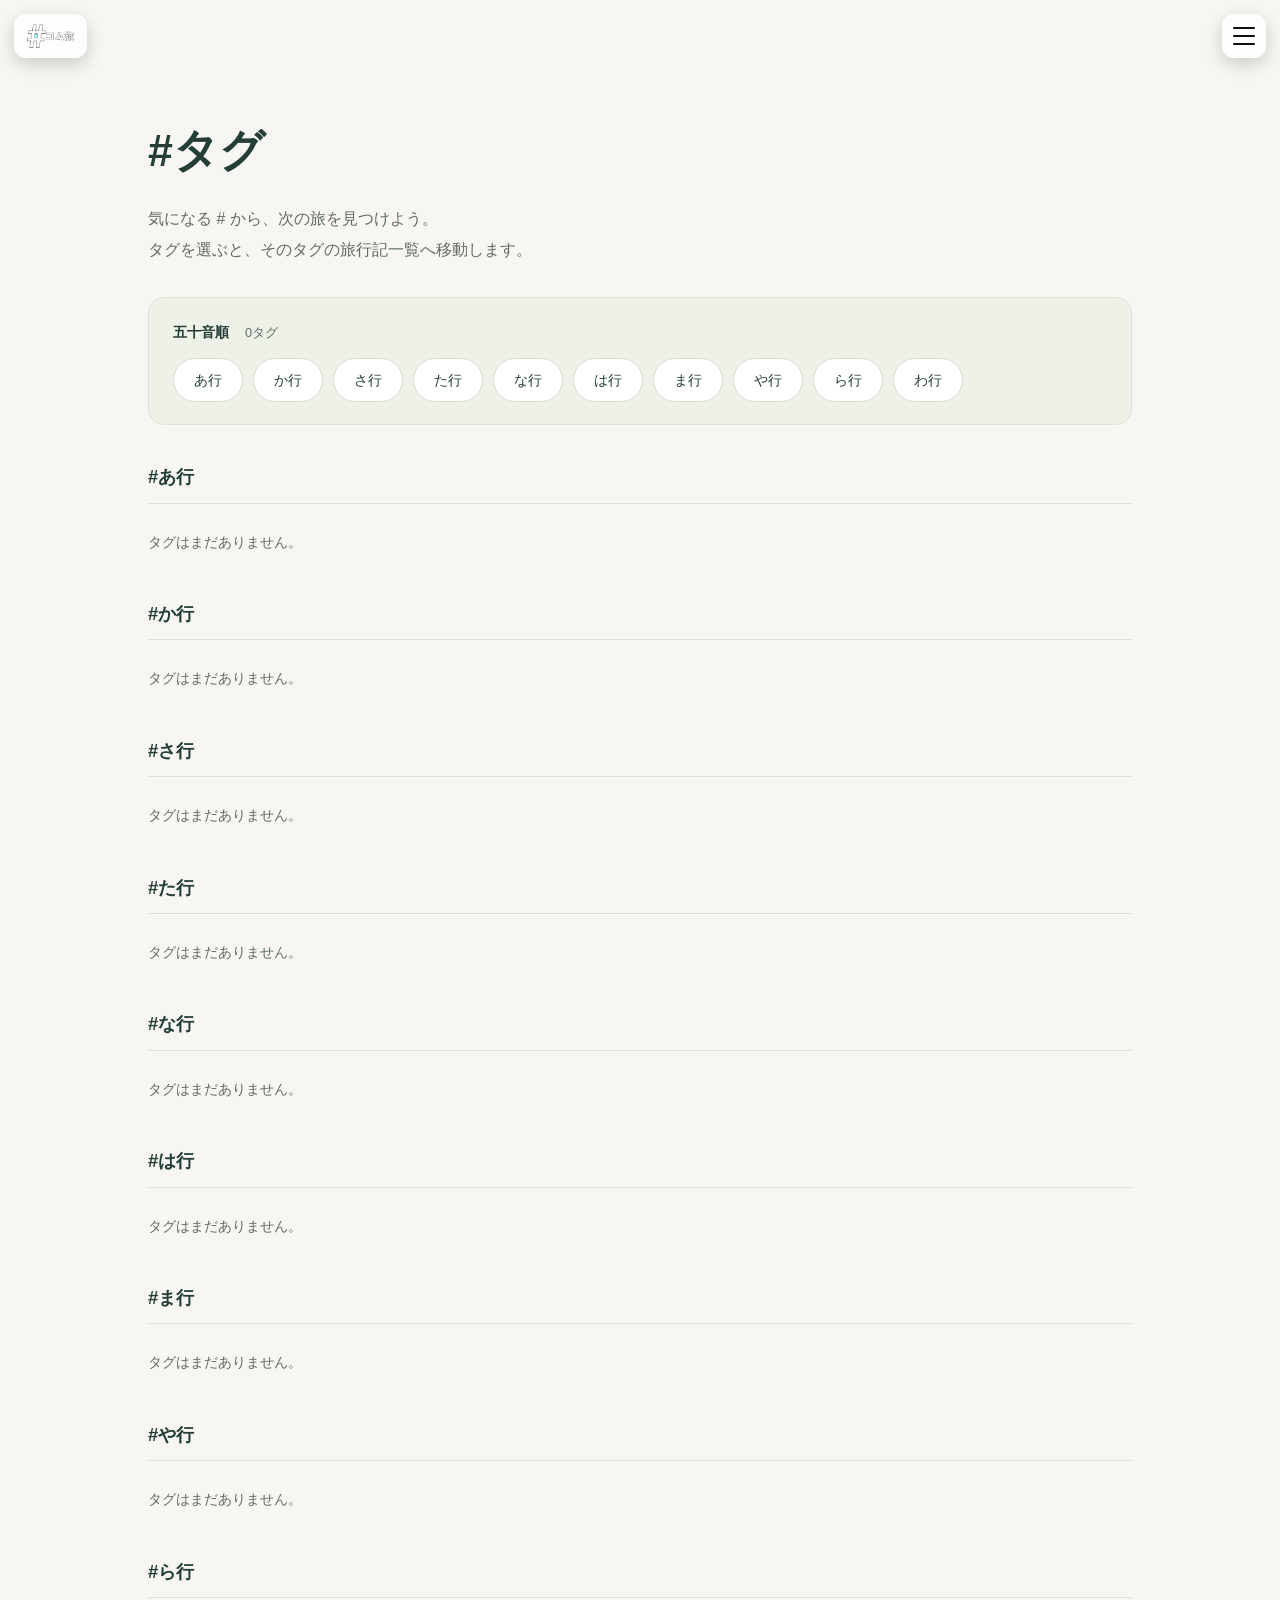
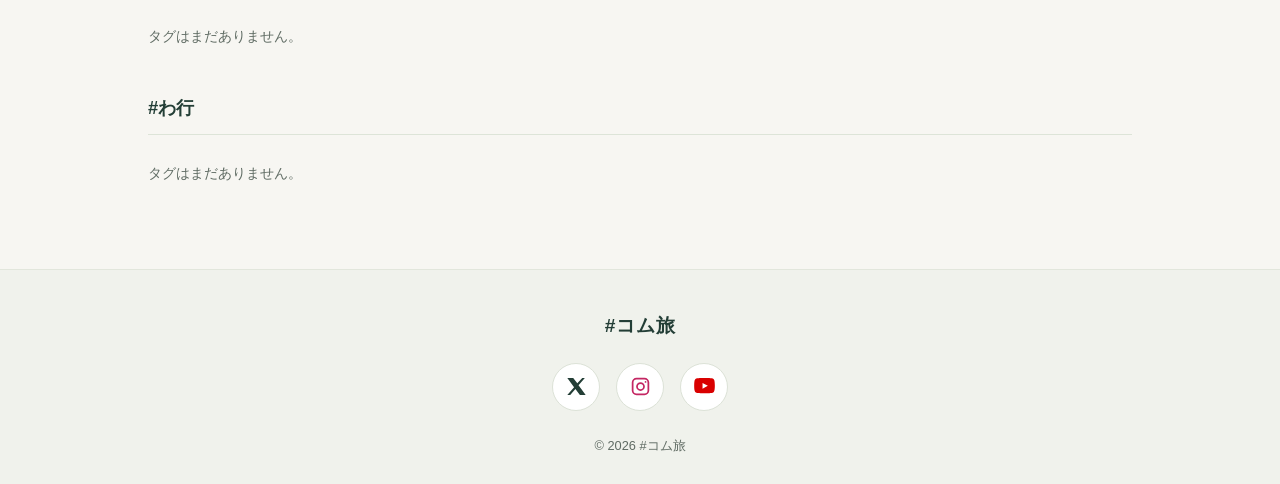
<file: tags.html>
<!DOCTYPE html>
<html lang="ja">
<head>
  <meta charset="UTF-8">
  <meta name="viewport" content="width=device-width, initial-scale=1.0">
  <title>#タグ | #コム旅</title>

  <link rel="stylesheet" href="css/style.css?v=20261016-hero">

  
  <link rel="apple-touch-icon" href="img/favicon.png">

  <meta name="description" content="#コム旅のタグ一覧。タグから旅行記を探せます。">
  <link rel="canonical" href="https://komtabi.com/tags.html">

  <meta property="og:site_name" content="#コム旅">
  <meta property="og:type" content="website">
  <meta property="og:locale" content="ja_JP">
  <meta property="og:url" content="https://komtabi.com/tags.html">
  <meta property="og:title" content="#タグ | #コム旅">
  <meta property="og:description" content="#コム旅のタグ一覧。タグから旅行記を探せます。">
  <meta property="og:image" content="https://komtabi.com/img/ogp.jpg">
  <meta property="og:image:width" content="1200">
  <meta property="og:image:height" content="630">

  <meta name="twitter:card" content="summary_large_image">
  <!-- favicon -->
<link rel="icon" href="/img/favicon-48.png" sizes="48x48" type="image/png">
<link rel="icon" href="/img/favicon-96.png" sizes="96x96" type="image/png">
<link rel="apple-touch-icon" href="/img/favicon-180.png">
<script async src="https://pagead2.googlesyndication.com/pagead/js/adsbygoogle.js?client=ca-pub-3009050769012166"
     crossorigin="anonymous"></script>
</head>
<body class="tags-page">

  <a href="index.html" class="logo">
    <img src="img/logo.png" alt="#コム旅 ロゴ">
  </a>

   <!-- ハンバーガーメニュー -->
  <button class="menu-btn" id="menuBtn" aria-label="メニューを開閉">
    <span></span><span></span><span></span>
  </button>

  <!-- ✅ メニュー構造を統一（menu-inner / menu-list） -->
  <nav class="menu" id="menu" aria-label="サイトメニュー">
    <div class="menu-inner">
      <ul class="menu-list">
        <li><a href="travel.html">#旅行記</a></li>
        <li><a href="modelcourse.html">#モデルコース</a></li>
        <li><a href="prefectures.html">#47都道府県制覇の旅</a></li>
        <li><a href="tags.html">#タグ</a></li>
        <li><a href="contact.html">#お問い合わせ</a></li>
      </ul>

      <!-- SNS（お問い合わせの下・横並び） -->
      <div class="menu-sns" aria-label="SNSリンク">
        <!-- X -->
        <a href="https://x.com/hBD1ilERGj89740"
           target="_blank"
           rel="noopener"
           aria-label="X"
           data-sns="x">
          <svg viewBox="0 0 24 24" aria-hidden="true">
            <path d="M18.244 2.25h3.308l-7.227 8.26L22.5 21.75h-6.59l-5.16-6.78-5.93 6.78H1.5l7.73-8.84L1.5 2.25h6.75l4.66 6.15 5.67-6.15z"/>
          </svg>
        </a>

        <!-- Instagram -->
        <a href="https://www.instagram.com/komtabi"
           target="_blank"
           rel="noopener"
           aria-label="Instagram"
           data-sns="instagram">
          <svg viewBox="0 0 24 24" aria-hidden="true">
            <path d="M7.5 2h9A5.5 5.5 0 0 1 22 7.5v9A5.5 5.5 0 0 1 16.5 22h-9A5.5 5.5 0 0 1 2 16.5v-9A5.5 5.5 0 0 1 7.5 2Zm0 2A3.5 3.5 0 0 0 4 7.5v9A3.5 3.5 0 0 0 7.5 20h9a3.5 3.5 0 0 0 3.5-3.5v-9A3.5 3.5 0 0 0 16.5 4h-9Zm10.25 1.75a1 1 0 1 1 0 2 1 1 0 0 1 0-2ZM12 7a5 5 0 1 1 0 10 5 5 0 0 1 0-10Zm0 2a3 3 0 1 0 0 6 3 3 0 0 0 0-6Z"/>
          </svg>
        </a>

        <!-- YouTube -->
        <a href="https://www.youtube.com/@コム旅5656"
           target="_blank"
           rel="noopener"
           aria-label="YouTube"
           data-sns="youtube">
          <svg viewBox="0 0 24 24" aria-hidden="true">
            <path d="M23.5 6.2s-.2-1.7-.9-2.5c-.9-1-1.9-1-2.4-1.1C16.9 2.3 12 2.3 12 2.3h0s-4.9 0-8.2.3c-.5.1-1.5.1-2.4 1.1C.7 4.5.5 6.2.5 6.2S.2 8.2.2 10.2v1.6c0 2 .3 4 .3 4s.2 1.7.9 2.5c.9 1 2.1 1 2.6 1.1 1.9.2 8 .3 8 .3s4.9 0 8.2-.3c.5-.1 1.5-.1 2.4-1.1.7-.8.9-2.5.9-2.5s.3-2 .3-4v-1.6c0-2-.3-4-.3-4ZM9.75 14.6V7.9l6.1 3.35-6.1 3.35Z"/>
          </svg>
        </a>
      </div>
    </div>
  </nav>


  <main class="container">
    <h1 class="page-title">#タグ</h1>
    <p class="lead-text">気になる # から、次の旅を見つけよう。<br>タグを選ぶと、そのタグの旅行記一覧へ移動します。</p>
    <div class="tag-directory-head">
      <p class="tag-directory-label">五十音順 <span id="tagTotal"></span></p>
      <nav class="tag-index" id="tagIndex" aria-label="タグの行へ移動"></nav>
    </div>

    <div class="tag-groups" id="tagList"></div>
  </main>

  <footer class="site-footer">
    <a class="footer-brand" href="index.html">#コム旅</a>
    <nav class="footer-sns" aria-label="SNSリンク">
        <a href="https://x.com/hBD1ilERGj89740"
           target="_blank"
           rel="noopener"
           aria-label="X"
           data-sns="x">
          <svg viewBox="0 0 24 24" aria-hidden="true">
            <path d="M18.244 2.25h3.308l-7.227 8.26L22.5 21.75h-6.59l-5.16-6.78-5.93 6.78H1.5l7.73-8.84L1.5 2.25h6.75l4.66 6.15 5.67-6.15z"/>
          </svg>
        </a>
        <a href="https://www.instagram.com/komtabi"
           target="_blank"
           rel="noopener"
           aria-label="Instagram"
           data-sns="instagram">
          <svg viewBox="0 0 24 24" aria-hidden="true">
            <path d="M7.5 2h9A5.5 5.5 0 0 1 22 7.5v9A5.5 5.5 0 0 1 16.5 22h-9A5.5 5.5 0 0 1 2 16.5v-9A5.5 5.5 0 0 1 7.5 2Zm0 2A3.5 3.5 0 0 0 4 7.5v9A3.5 3.5 0 0 0 7.5 20h9a3.5 3.5 0 0 0 3.5-3.5v-9A3.5 3.5 0 0 0 16.5 4h-9Zm10.25 1.75a1 1 0 1 1 0 2 1 1 0 0 1 0-2ZM12 7a5 5 0 1 1 0 10 5 5 0 0 1 0-10Zm0 2a3 3 0 1 0 0 6 3 3 0 0 0 0-6Z"/>
          </svg>
        </a>
        <a href="https://www.youtube.com/@コム旅5656"
           target="_blank"
           rel="noopener"
           aria-label="YouTube"
           data-sns="youtube">
          <svg viewBox="0 0 24 24" aria-hidden="true">
            <path d="M23.5 6.2s-.2-1.7-.9-2.5c-.9-1-1.9-1-2.4-1.1C16.9 2.3 12 2.3 12 2.3h0s-4.9 0-8.2.3c-.5.1-1.5.1-2.4 1.1C.7 4.5.5 6.2.5 6.2S.2 8.2.2 10.2v1.6c0 2 .3 4 .3 4s.2 1.7.9 2.5c.9 1 2.1 1 2.6 1.1 1.9.2 8 .3 8 .3s4.9 0 8.2-.3c.5-.1 1.5-.1 2.4-1.1.7-.8.9-2.5.9-2.5s.3-2 .3-4v-1.6c0-2-.3-4-.3-4ZM9.75 14.6V7.9l6.1 3.35-6.1 3.35Z"/>
          </svg>
        </a>
    </nav>
    <p>© 2026 #コム旅</p>
  </footer>

<script src="js/data/posts.js?v=20261016-empty"></script>
<script src="js/data/courses.js?v=20260111"></script>
<script src="js/data/visited.js?v=20260111"></script>
<script src="js/main.js?v=20261016-empty"></script>
</body>
</html>
</file>
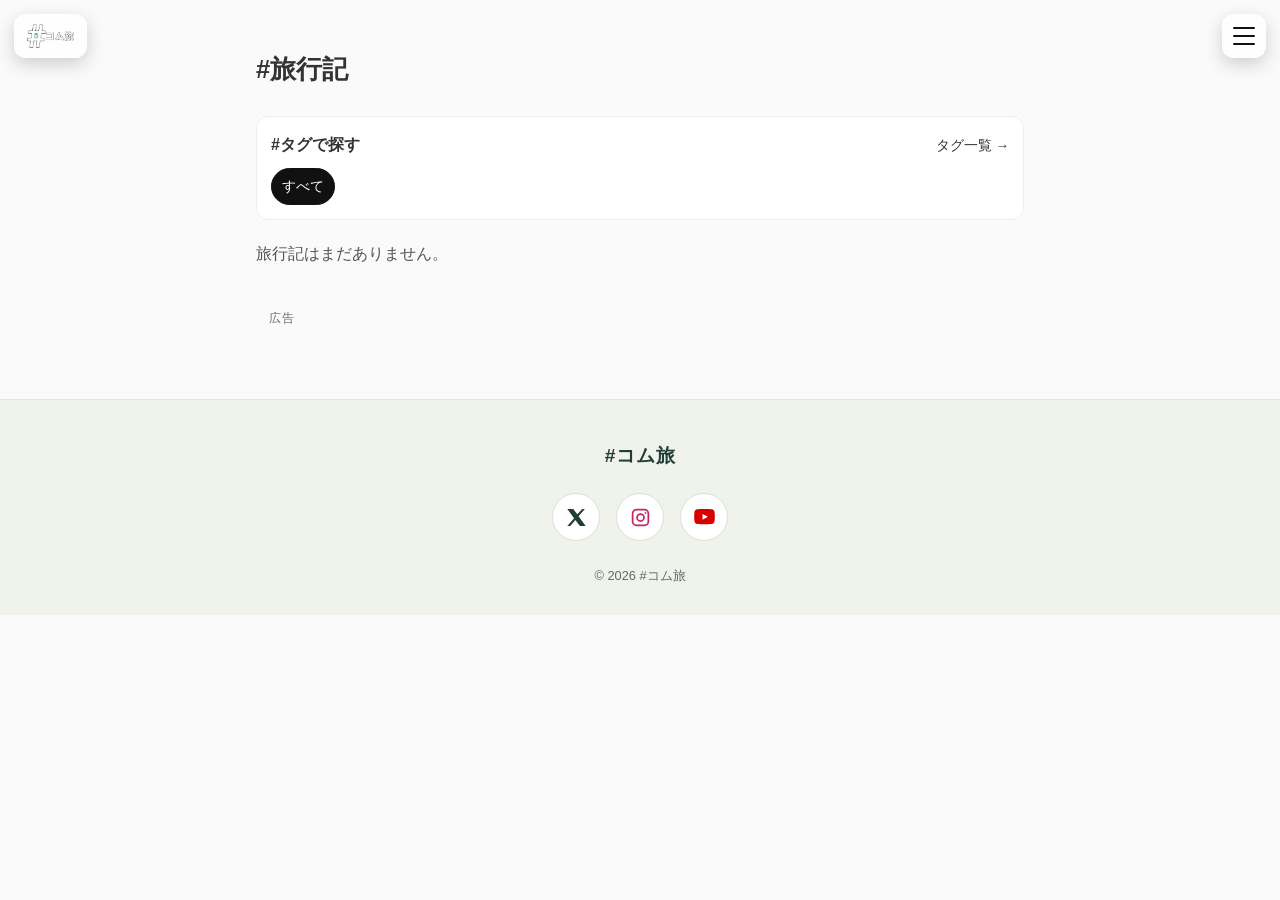
<file: travel.html>
<!DOCTYPE html>
<html lang="ja">
<head>
  <meta charset="UTF-8">
  <meta name="viewport" content="width=device-width, initial-scale=1.0">

  <title>#旅行記 | #コム旅</title>

  <!-- CSS -->
  <link rel="stylesheet" href="css/style.css">

  <!-- SEO -->
  <meta name="description" content="#コム旅の旅行記一覧。都道府県ごとに旅の記録をまとめています。">
  <link rel="canonical" href="https://komtabi.com/travel.html">

  <!-- OGP -->
  <meta property="og:site_name" content="#コム旅">
  <meta property="og:type" content="website">
  <meta property="og:locale" content="ja_JP">
  <meta property="og:url" content="https://komtabi.com/travel.html">
  <meta property="og:title" content="#旅行記 | #コム旅">
  <meta property="og:description" content="#コム旅の旅行記一覧。都道府県ごとに旅の記録をまとめています。">
  <meta property="og:image" content="https://komtabi.com/img/ogp.jpg">
  <meta property="og:image:width" content="1200">
  <meta property="og:image:height" content="630">

  <!-- Twitter -->
  <meta name="twitter:card" content="summary_large_image">
  <!-- favicon -->
<link rel="icon" href="/img/favicon-48.png" sizes="48x48" type="image/png">
<link rel="icon" href="/img/favicon-96.png" sizes="96x96" type="image/png">
<link rel="apple-touch-icon" href="/img/favicon-180.png">
<script async src="https://pagead2.googlesyndication.com/pagead/js/adsbygoogle.js?client=ca-pub-3009050769012166"
     crossorigin="anonymous"></script>
</head>

<body>

  <!-- ロゴ -->
  <a href="index.html" class="logo">
    <img src="img/logo.png" alt="#コム旅 ロゴ">
  </a>

  <!-- ハンバーガーメニュー -->
  <button class="menu-btn" id="menuBtn" aria-label="メニューを開閉">
    <span></span>
    <span></span>
    <span></span>
  </button>

  <!-- メニュー -->
  <nav class="menu" id="menu" aria-label="サイトメニュー">
    <div class="menu-inner">
      <ul class="menu-list">
        <li><a href="travel.html">#旅行記</a></li>
        <li><a href="modelcourse.html">#モデルコース</a></li>
        <li><a href="prefectures.html">#47都道府県制覇の旅</a></li>
        <li><a href="tags.html">#タグ</a></li>
        <li><a href="contact.html">#お問い合わせ</a></li>
      </ul>

      <div class="menu-sns">
        <a href="https://x.com/hBD1ilERGj89740" target="_blank" rel="noopener" data-sns="x" aria-label="X">
          <svg viewBox="0 0 24 24"><path d="M18.244 2.25h3.308l-7.227 8.26L22.5 21.75h-6.59l-5.16-6.78-5.93 6.78H1.5l7.73-8.84L1.5 2.25h6.75l4.66 6.15 5.67-6.15z"/></svg>
        </a>
        <a href="https://www.instagram.com/komtabi" target="_blank" rel="noopener" data-sns="instagram" aria-label="Instagram">
          <svg viewBox="0 0 24 24"><path d="M7.5 2h9A5.5 5.5 0 0 1 22 7.5v9A5.5 5.5 0 0 1 16.5 22h-9A5.5 5.5 0 0 1 2 16.5v-9A5.5 5.5 0 0 1 7.5 2Zm0 2A3.5 3.5 0 0 0 4 7.5v9A3.5 3.5 0 0 0 7.5 20h9a3.5 3.5 0 0 0 3.5-3.5v-9A3.5 3.5 0 0 0 16.5 4h-9Zm10.25 1.75a1 1 0 1 1 0 2 1 1 0 0 1 0-2ZM12 7a5 5 0 1 1 0 10 5 5 0 0 1 0-10Zm0 2a3 3 0 1 0 0 6 3 3 0 0 0 0-6Z"/></svg>
        </a>
        <a href="https://www.youtube.com/@コム旅5656" target="_blank" rel="noopener" data-sns="youtube" aria-label="YouTube">
          <svg viewBox="0 0 24 24"><path d="M23.5 6.2s-.2-1.7-.9-2.5c-.9-1-1.9-1-2.4-1.1C16.9 2.3 12 2.3 12 2.3h0s-4.9 0-8.2.3c-.5.1-1.5.1-2.4 1.1C.7 4.5.5 6.2.5 6.2S.2 8.2.2 10.2v1.6c0 2 .3 4 .3 4s.2 1.7.9 2.5c.9 1 2.1 1 2.6 1.1 1.9.2 8 .3 8 .3s4.9 0 8.2-.3c.5-.1 1.5-.1 2.4-1.1.7-.8.9-2.5.9-2.5s.3-2 .3-4v-1.6c0-2-.3-4-.3-4ZM9.75 14.6V7.9l6.1 3.35-6.1 3.35Z"/></svg>
        </a>
      </div>
    </div>
  </nav>

  <!-- メイン -->
  <main class="container">

    <!-- ページタイトル -->
    <h1 class="page-title">#旅行記</h1>
<!-- タグチップ（JSで生成） -->
<section class="tag-filter" aria-label="タグで絞り込み">
  <div class="tag-filter-head">
    <h2 class="tag-filter-title">#タグで探す</h2>
    <a class="tag-filter-link" href="tags.html">タグ一覧 →</a>
  </div>
  <div class="tag-chips" id="tagChips"></div>
</section>

    <!-- 県フィルタ時のメタ情報（JSで制御） -->
    <div class="pref-meta" id="prefMeta" style="display:none;">
      <div class="pref-meta-row">
        <span class="pref-badge" id="prefBadge"></span>
        <span class="pref-stat" id="prefStat"></span>
        <span class="pref-latest" id="prefLatest"></span>
      </div>
      <p class="pref-back">
        <a href="travel.html">← 旅行記一覧に戻る</a>
      </p>
    </div>

    <!-- 記事一覧（JSがここに描画） -->
    <section class="post-list" id="postList"></section>
<section class="ad-wrap" id="ad-list-bottom" aria-label="広告">
  <div class="ad-label">広告</div>

  <ins class="adsbygoogle ad-unit"
    style="display:block"
    data-ad-client="ca-pub-XXXX"
    data-ad-slot="0987654321"
    data-ad-format="auto"
    data-full-width-responsive="true"></ins>
</section>

    <!-- 県別モデルコース（pref指定時のみ） -->
    <details class="pref-courses" id="prefCourses" style="display:none;">
      <summary class="pref-courses-summary">
        <span class="summary-title">#この県のモデルコース</span>
        <span class="summary-meta" id="prefCourseMeta"></span>
      </summary>
      <div class="pref-course-list" id="prefCourseList"></div>
    </details>

  </main>

  <!-- フッター -->
  <footer class="site-footer">
    <a class="footer-brand" href="index.html">#コム旅</a>
    <nav class="footer-sns" aria-label="SNSリンク">
        <a href="https://x.com/hBD1ilERGj89740"
           target="_blank"
           rel="noopener"
           aria-label="X"
           data-sns="x">
          <svg viewBox="0 0 24 24" aria-hidden="true">
            <path d="M18.244 2.25h3.308l-7.227 8.26L22.5 21.75h-6.59l-5.16-6.78-5.93 6.78H1.5l7.73-8.84L1.5 2.25h6.75l4.66 6.15 5.67-6.15z"/>
          </svg>
        </a>
        <a href="https://www.instagram.com/komtabi"
           target="_blank"
           rel="noopener"
           aria-label="Instagram"
           data-sns="instagram">
          <svg viewBox="0 0 24 24" aria-hidden="true">
            <path d="M7.5 2h9A5.5 5.5 0 0 1 22 7.5v9A5.5 5.5 0 0 1 16.5 22h-9A5.5 5.5 0 0 1 2 16.5v-9A5.5 5.5 0 0 1 7.5 2Zm0 2A3.5 3.5 0 0 0 4 7.5v9A3.5 3.5 0 0 0 7.5 20h9a3.5 3.5 0 0 0 3.5-3.5v-9A3.5 3.5 0 0 0 16.5 4h-9Zm10.25 1.75a1 1 0 1 1 0 2 1 1 0 0 1 0-2ZM12 7a5 5 0 1 1 0 10 5 5 0 0 1 0-10Zm0 2a3 3 0 1 0 0 6 3 3 0 0 0 0-6Z"/>
          </svg>
        </a>
        <a href="https://www.youtube.com/@コム旅5656"
           target="_blank"
           rel="noopener"
           aria-label="YouTube"
           data-sns="youtube">
          <svg viewBox="0 0 24 24" aria-hidden="true">
            <path d="M23.5 6.2s-.2-1.7-.9-2.5c-.9-1-1.9-1-2.4-1.1C16.9 2.3 12 2.3 12 2.3h0s-4.9 0-8.2.3c-.5.1-1.5.1-2.4 1.1C.7 4.5.5 6.2.5 6.2S.2 8.2.2 10.2v1.6c0 2 .3 4 .3 4s.2 1.7.9 2.5c.9 1 2.1 1 2.6 1.1 1.9.2 8 .3 8 .3s4.9 0 8.2-.3c.5-.1 1.5-.1 2.4-1.1.7-.8.9-2.5.9-2.5s.3-2 .3-4v-1.6c0-2-.3-4-.3-4ZM9.75 14.6V7.9l6.1 3.35-6.1 3.35Z"/>
          </svg>
        </a>
    </nav>
    <p>© 2026 #コム旅</p>
  </footer>

  <!-- JS（順番重要） -->
<link rel="stylesheet" href="css/style.css?v=20261016-hero" />
<script src="js/data/posts.js?v=20261016-empty"></script>
<script src="js/data/courses.js?v=20260111"></script>
<script src="js/data/visited.js?v=20260111"></script>
<script src="js/main.js?v=20261016-empty"></script>
</body>
</html>
</file>
<file: css/style.css>
/* =========================
   reset / base
========================= */
*{
  margin: 0;
  padding: 0;
  box-sizing: border-box;
}

body{
  font-family: -apple-system, BlinkMacSystemFont, "Segoe UI",
               "Hiragino Kaku Gothic ProN", Meiryo, sans-serif;
  color: #333;
  background: #fafafa;
  line-height: 1.7;
}

/* =========================
   layout
========================= */
.container{
  max-width: 800px;
  margin: 48px auto;
  padding: 0 16px;
}

.section-title,
.page-title{
  font-size: 1.6rem;
  margin-bottom: 24px;
}

@media (max-width: 600px){
  .container{
    padding-left: 16px;
    padding-right: 16px;
  }
}

/* =========================
   logo (fixed)
========================= */
.logo{
  position: fixed;
  top: 14px;
  left: 14px;
  z-index: 1000;

  height: 44px;
  display: inline-flex;
  align-items: center;
  justify-content: center;

  padding: 0 12px;
  border-radius: 12px;

  background: rgba(255,255,255,0.80);
  backdrop-filter: blur(8px);
  -webkit-backdrop-filter: blur(8px);
  box-shadow: 0 6px 18px rgba(0,0,0,0.18);

  text-decoration: none;
}

.logo img{
  display: block;
  height: 26px;
  width: auto;
  margin: 0;
  padding: 0;
  filter: none;
}

/* =========================
   hamburger menu button (fixed)
========================= */
.menu-btn{
  position: fixed;
  top: 14px;
  right: 14px;
  z-index: 1000;

  width: 44px;
  height: 44px;
  border: none;
  cursor: pointer;

  border-radius: 12px;
  background: rgba(255,255,255,0.80);
  backdrop-filter: blur(8px);
  -webkit-backdrop-filter: blur(8px);
  box-shadow: 0 6px 18px rgba(0,0,0,0.18);

  display: flex;
  flex-direction: column;
  justify-content: center;
  align-items: center;
  gap: 6px;

  padding: 0;
}

.menu-btn span{
  display: block;
  width: 22px;
  height: 2px;
  background: #111;
  margin: 0;
  border-radius: 999px;
  transition: 0.3s;
}

/* open animation */
.menu-btn.open span:nth-child(1){
  transform: translateY(8px) rotate(45deg);
}
.menu-btn.open span:nth-child(2){
  opacity: 0;
}
.menu-btn.open span:nth-child(3){
  transform: translateY(-8px) rotate(-45deg);
}

/* =========================
   menu panel
========================= */
.menu{
  position: fixed;
  inset: 0;
  z-index: 900;
  background: rgba(0,0,0,0.85);

  display: flex;
  align-items: center;
  justify-content: center;

  opacity: 0;
  pointer-events: none;
  transition: 0.3s;
}

.menu.open{
  opacity: 1;
  pointer-events: auto;
}

.menu-inner{
  display: flex;
  flex-direction: column;
  align-items: center;
}

.menu-list{
  list-style: none;
  margin: 0;
  padding: 0;
  text-align: center;
}

.menu-list li{
  margin: 24px 0;
}

.menu-list a{
  color: #fff;
  font-size: 1.5rem;
  text-decoration: none;
}

.menu-list a:hover{
  opacity: 0.85;
}

@media (max-width: 600px){
  .menu-list a{
    font-size: 1.3rem;
  }
}

/* SNS icons in menu */
.menu-sns{
  display: flex;
  gap: 14px;
  justify-content: center;
  margin-top: 18px;
}

.menu-sns a{
  display: inline-flex;
  align-items: center;
  justify-content: center;
  width: 36px;
  height: 36px;
  border-radius: 999px;
  text-decoration: none;
}

.menu-sns svg{
  width: 18px;
  height: 18px;
  fill: currentColor;
}

.menu-sns a[data-sns="x"]{ color: #fff; }
.menu-sns a[data-sns="instagram"]{ color: #E1306C; }
.menu-sns a[data-sns="youtube"]{ color: #FF0000; }

.menu-sns a:hover{
  background: rgba(255,255,255,0.10);
}

/* =========================
   hero (top image)
========================= */
.hero{
  height: 100vh;
  min-height: 100svh;
  background-image: url("../img/top.jpg");
  background-size: cover;
  background-position: center;
  background-repeat: no-repeat;

  display: flex;
  align-items: center;
  justify-content: center;
}

.hero-inner{
  text-align: center;
  color: #fff;
  padding: 16px 24px;
  background: rgba(0,0,0,0.3);
  border-radius: 8px;
}

.hero-title{ font-size: 2.5rem; }
.hero-text{ margin-top: 8px; font-size: 1rem; }

@media (max-width: 600px){
  .hero-title{ font-size: 2rem; }
}

/* =========================
   more link (top)
========================= */
.more-link{
  text-align: center;
  margin-top: 32px;
}

.more-link a{
  text-decoration: none;
  color: #333;
  font-size: 0.95rem;
}

/* =========================
   post list (common)
========================= */
.post-card{
  background: #fff;
  padding: 24px;
  margin-bottom: 24px;
  border-radius: 8px;
}

.post-title{
  font-size: 1.4rem;
  margin-bottom: 8px;
}

.post-title a{
  text-decoration: none;
  color: #222;
}

.post-date{
  font-size: 0.85rem;
  color: #888;
}

.post-excerpt{
  margin-top: 12px;
  color: #555;
}

/* prefecture tag in cards */
.post-head{
  display: flex;
  align-items: center;
  justify-content: space-between;
  gap: 12px;
  margin-bottom: 8px;
}

.post-pref{
  display: inline-block;
  font-size: 0.75rem;
  padding: 3px 10px;
  border-radius: 999px;
  background: rgba(0,0,0,0.06);
  color: #333;
  text-decoration: none;
}

.post-pref:hover{
  background: rgba(0,0,0,0.10);
}

/* thumbnail in cards */
.post-thumb{
  display: block;
  aspect-ratio: 16 / 9;
  overflow: hidden;
  border-radius: 8px;
}

.post-thumb img{
  width: 100%;
  height: 100%;
  object-fit: cover;
  display: block;
}

/* =========================
   TOP : latest 3 post cards grid
========================= */
.post-list-grid{
  display: grid;
  grid-template-columns: repeat(3, 1fr);
  gap: 16px;
}

@media (max-width: 700px){
  .post-list-grid{
    grid-template-columns: 1fr;
  }
}

.post-list-grid .post-card{
  display: flex;
  flex-direction: column;
  height: 100%;
  overflow: hidden;
  border-radius: 12px;
  padding: 16px;
  transition: transform .2s, box-shadow .2s;
  margin-bottom: 0;
}

.post-list-grid .post-card:hover{
  transform: translateY(-3px);
  box-shadow: 0 8px 24px rgba(0,0,0,.08);
}

.post-list-grid .post-excerpt{
  display: -webkit-box;
  -webkit-line-clamp: 2;
  -webkit-box-orient: vertical;
  overflow: hidden;
  margin-top: 10px;
}

/* =========================
   post page
========================= */
.post-content p{
  margin: 16px 0;
}

/* post hero (post.html) */
.post-hero{
  position: relative;
  margin-bottom: 18px;
  border-radius: 12px;
  overflow: hidden;
  background: #ddd;
}

.post-hero-media img{
  width: 100%;
  height: 280px;
  object-fit: cover;
  display: block;
}

.post-hero-overlay{
  position: absolute;
  inset: 0;
  background: linear-gradient(
    to top,
    rgba(0,0,0,0.30),
    rgba(0,0,0,0.00) 60%
  );
  pointer-events: none;
}

@media (max-width: 600px){
  .post-hero-media img{
    height: 190px;
  }
}

/* =========================
   breadcrumb (post.html)
========================= */
.breadcrumb{
  font-size: 0.85rem;
  color: #666;
  margin: 4px 0 10px;
  line-height: 1.6;
}

.breadcrumb a{
  color: #333;
  text-decoration: none;
}

.breadcrumb a:hover{
  text-decoration: underline;
}

.breadcrumb-sep{
  margin: 0 6px;
  opacity: 0.6;
}

/* =========================
   back link (post.html)
========================= */
.post-back{
  margin: 6px 0 18px;
}

.post-back a{
  font-size: 0.85rem;
  text-decoration: none;
  color: #333;
}

.post-back a:hover{
  text-decoration: underline;
}

/* =========================
   related posts (post.html)
========================= */
.related-posts{
  margin-top: 36px;
}

.related-title{
  font-size: 1.1rem;
  margin-bottom: 14px;
}

.related-list{
  display: grid;
  gap: 14px;
}

.related-card{
  background: #fff;
  border: 1px solid #eee;
  border-radius: 12px;
  overflow: hidden;
}

.related-link{
  display: grid;
  grid-template-columns: 120px 1fr;
  gap: 12px;
  padding: 10px;
  text-decoration: none;
  color: #333;
}

.related-link:hover{
  background: rgba(0,0,0,0.02);
}

.related-thumb{
  width: 120px;
  height: 80px;
  object-fit: cover;
  border-radius: 10px;
  display: block;
}

.related-body{
  display: flex;
  flex-direction: column;
  gap: 6px;
}

.related-meta{
  display: flex;
  gap: 10px;
  align-items: center;
  font-size: 0.75rem;
  color: #777;
}

.related-post-title{
  font-size: 0.95rem;
  line-height: 1.4;
  margin: 0;
}

.related-tags{
  display: flex;
  flex-wrap: wrap;
  gap: 8px;
}

.related-tags a{
  font-size: 0.75rem;
  text-decoration: none;
  color: #555;
}

.related-tags a:hover{
  text-decoration: underline;
}

.related-empty{
  color: #777;
  font-size: 0.9rem;
}

@media (max-width: 600px){
  .related-link{
    grid-template-columns: 92px 1fr;
  }
  .related-thumb{
    width: 92px;
    height: 72px;
  }
}

/* post navigation */
.post-nav{
  display: flex;
  justify-content: center;
  gap: 16px;
  margin-top: 48px;
}

.post-nav:has(#prevPost:not([style*="display: none"])):has(#nextPost:not([style*="display: none"])) {
  justify-content: space-between;
}

.post-nav-link{
  display: flex;
  align-items: center;
  gap: 12px;
  max-width: 340px;

  padding: 12px;
  border-radius: 10px;
  background: #fff;
  text-decoration: none;
  color: #333;
}

.post-nav-link:hover{
  transform: translateY(-2px);
  transition: 0.2s;
}

.nav-label{ font-size: 0.75rem; color: #999; }
.nav-thumb img{
  width: 64px;
  height: 64px;
  object-fit: cover;
  border-radius: 8px;
  display: block;
}

.nav-body{
  display: flex;
  flex-direction: column;
  gap: 4px;
}

.nav-pref{ font-size: 0.7rem; color: #666; }
.nav-title{ font-size: 0.85rem; font-weight: 600; }

@media (max-width: 600px){
  .post-nav{
    flex-direction: column;
    align-items: stretch;
  }
  .post-nav-link{
    max-width: 100%;
  }
}

/* =========================
   footer
========================= */
.site-footer{
  text-align: center;
  padding: 24px;
  font-size: 0.8rem;
  color: #777;
}

/* =========================
   prefectures
========================= */
.lead-text{
  margin-bottom: 24px;
  color: #555;
}

.progress{
  margin-bottom: 32px;
  font-size: 1.1rem;
}

.prefecture-list{
  display: grid;
  grid-template-columns: repeat(auto-fill, minmax(120px, 1fr));
  gap: 12px;
}

.prefecture{
  background: #fff;
  padding: 12px;
  text-align: center;
  border-radius: 6px;
  font-size: 0.9rem;
}

.prefecture.visited{
  background: #333;
  color: #fff;
}

/* =========================
   japan map
========================= */
.japan-map{
  margin: 40px 0;
}

#japanMap{
  width: 100%;
  max-width: 600px;
  display: block;
  margin: 0 auto;
}

#japanMap path{
  fill: #e0e0e0;
  stroke: #fff;
  stroke-width: 1;
  cursor: pointer;
  transition: 0.2s;
}

#japanMap path.visited{
  fill: #333;
}

#japanMap path.visited:hover{
  fill: #999;
}

#mapTooltip{
  position: fixed;
  left: 0;
  top: 0;
  transform: translate(-9999px, -9999px);
  padding: 6px 10px;
  font-size: 0.85rem;
  border-radius: 8px;
  background: rgba(0,0,0,0.85);
  color: #fff;
  pointer-events: none;
  z-index: 2000;
  white-space: nowrap;
}

#mapTooltip.show{
  transform: none;
}

/* =========================
   achievement (top page)
========================= */
.achievement{
  margin-top: 64px;
  padding-top: 40px;
  border-top: 1px solid #e5e5e5;
  text-align: center;
}

.section-title{
  font-size: 1.4rem;
  margin-bottom: 12px;
}

.achievement-count{
  font-size: 1rem;
  margin-bottom: 16px;
  color: #555;
}

.achievement-map{
  max-width: 600px;
  margin: 0 auto 16px;
}

.achievement-link a{
  font-size: 0.9rem;
  text-decoration: none;
  color: #333;
}

.achievement-sub{
  font-size: 0.9rem;
  color: #666;
  margin-bottom: 14px;
}

.achievement-chips{
  display: flex;
  flex-wrap: wrap;
  gap: 8px;
  justify-content: center;
  margin: 12px 0 6px;
}

.achievement-chips a{
  display: inline-block;
  font-size: 0.8rem;
  padding: 6px 10px;
  border-radius: 999px;
  border: 1px solid #ddd;
  background: #fff;
  text-decoration: none;
  color: #333;
}

.achievement-chips a:hover{
  background: rgba(0,0,0,0.03);
}

/* =========================
   pref meta (travel.html?pref=)
========================= */
.pref-meta{
  margin: 16px 0 28px;
  padding: 14px 16px;
  background: #fff;
  border-radius: 8px;
  border: 1px solid #eee;
}

.pref-meta-row{
  display: flex;
  flex-wrap: wrap;
  align-items: center;
  gap: 10px;
}

.pref-badge{
  display: inline-block;
  font-size: 0.75rem;
  padding: 4px 10px;
  border-radius: 999px;
  background: #f2f2f2;
  color: #333;
}

.pref-badge.ok{
  background: #333;
  color: #fff;
}

.pref-stat,
.pref-latest{
  display: inline-block;
  font-size: 0.85rem;
  color: #555;
}

.pref-back{
  margin-top: 10px;
}

.pref-back a{
  font-size: 0.85rem;
  text-decoration: none;
  color: #333;
}

/* ✅ travel.html?pref= のモデルコース */
.pref-courses{
  margin-top: 26px;
  background: #fff;
  border: 1px solid #eee;
  border-radius: 10px;
  overflow: hidden;
}

.pref-courses-summary{
  cursor: pointer;
  padding: 14px 16px;
  display: flex;
  align-items: center;
  justify-content: space-between;
  gap: 10px;
  list-style: none;
}

.pref-courses-summary::-webkit-details-marker{
  display: none;
}

.summary-title{
  font-weight: 700;
}

.summary-meta{
  font-size: 0.85rem;
  color: #666;
}

.pref-course-list{
  padding: 0 16px 14px;
}

.pref-course-card{
  padding: 14px 0;
  border-top: 1px solid #eee;
}

.pref-course-title{
  font-size: 1.05rem;
  margin-bottom: 6px;
}

.pref-course-meta{
  font-size: 0.8rem;
  color: #777;
  margin-bottom: 6px;
}

.pref-course-desc{
  color: #555;
  font-size: 0.95rem;
}

/* =========================
   model course
========================= */
.course-card{
  background: #fff;
  padding: 20px;
  border-radius: 8px;
  margin-bottom: 24px;
}

.course-title{
  font-size: 1.2rem;
  margin-bottom: 8px;
}

.course-meta{
  font-size: 0.8rem;
  color: #888;
  margin-bottom: 12px;
}

.course-desc{
  color: #555;
}

.area-filter{
  display: flex;
  flex-wrap: wrap;
  gap: 8px;
  margin-bottom: 32px;
}

.area-filter button{
  padding: 6px 12px;
  font-size: 0.8rem;
  border-radius: 20px;
  border: 1px solid #ccc;
  background: #fff;
  cursor: pointer;
}

.area-filter button.active{
  background: #333;
  color: #fff;
  border-color: #333;
}

.area-filter button[data-area="沖縄"]{
  border-style: dashed;
}

.course-related-wrap{
  margin-top: 16px;
  padding-top: 12px;
  border-top: 1px solid #eee;
}

.course-related-title{
  font-size: 0.9rem;
  margin-bottom: 8px;
}

.course-related{
  list-style: none;
  padding-left: 0;
}

.course-related li{
  margin-bottom: 4px;
}

.course-related a{
  font-size: 0.85rem;
  color: #333;
  text-decoration: none;
}

.course-related a:hover{
  text-decoration: underline;
}

.course-related-empty{
  font-size: 0.8rem;
  color: #888;
}

/* =========================
   contact
========================= */
.contact-card{
  background: #fff;
  border: 1px solid #eee;
  border-radius: 12px;
  padding: 18px 16px;
}

.contact-form{
  display: grid;
  gap: 14px;
}

.contact-label{
  display: grid;
  gap: 6px;
  font-size: 0.9rem;
  color: #444;
}

.contact-input,
.contact-textarea{
  width: 100%;
  border: 1px solid #ddd;
  border-radius: 10px;
  padding: 10px 12px;
  font-size: 1rem;
  background: #fff;
  outline: none;
}

.contact-textarea{
  resize: vertical;
}

.contact-input:focus,
.contact-textarea:focus{
  border-color: #999;
}

.contact-actions{
  display: flex;
  flex-wrap: wrap;
  gap: 10px;
  align-items: center;
  margin-top: 4px;
}

.btn-primary{
  appearance: none;
  border: none;
  cursor: pointer;
  padding: 10px 14px;
  border-radius: 999px;
  background: #111;
  color: #fff;
  font-size: 0.95rem;
}

.btn-primary:hover{
  opacity: 0.9;
}

.btn-ghost{
  display: inline-flex;
  align-items: center;
  justify-content: center;
  padding: 10px 14px;
  border-radius: 999px;
  border: 1px solid #ddd;
  text-decoration: none;
  color: #333;
  font-size: 0.95rem;
  background: #fff;
}

.btn-ghost:hover{
  background: rgba(0,0,0,0.03);
}

.contact-note{
  font-size: 0.85rem;
  color: #777;
  line-height: 1.7;
}

.contact-direct{
  margin-top: 28px;
}

/* =========================
   post tags
========================= */
.post-tags {
  display: flex;
  flex-wrap: wrap;
  gap: 8px;
  list-style: none;
  padding: 0;
  margin: 12px 0 0;
}

.post-tag a {
  display: inline-block;
  padding: 4px 10px;
  border-radius: 999px;
  font-size: 0.8rem;
  text-decoration: none;
  color: #555;
  background: #f3f3f3;
}

.post-tag a:hover {
  background: #e6e6e6;
}

/* =========================
   tags page
========================= */
.tag-grid{
  display: grid;
  grid-template-columns: repeat(auto-fill, minmax(150px, 1fr));
  gap: 12px;
}

.tag-card{
  display: flex;
  align-items: center;
  justify-content: space-between;
  gap: 10px;

  padding: 12px 14px;
  border-radius: 12px;
  background: #fff;
  border: 1px solid #eee;

  text-decoration: none;
  color: #333;
}

.tag-card:hover{
  background: rgba(0,0,0,0.03);
}

.tag-card-name{
  font-weight: 700;
}

.tag-card-count{
  font-size: 0.85rem;
  color: #777;
}

/* =========================
  tag filter (travel)
========================= */
.tag-filter{
  margin: 18px 0 20px;
  padding: 14px 14px;
  background: #fff;
  border: 1px solid #eee;
  border-radius: 12px;
}

.tag-filter-head{
  display: flex;
  align-items: baseline;
  justify-content: space-between;
  gap: 12px;
  margin-bottom: 10px;
}

.tag-filter-title{
  font-size: 1rem;
  margin: 0;
}

.tag-filter-link{
  font-size: 0.85rem;
  color: #333;
  text-decoration: none;
}

.tag-filter-link:hover{
  text-decoration: underline;
}

.tag-chips{
  display: flex;
  flex-wrap: wrap;
  gap: 8px;
}

.tag-chip{
  display: inline-flex;
  align-items: center;
  justify-content: center;

  padding: 6px 10px;
  border-radius: 999px;
  font-size: 0.85rem;

  text-decoration: none;
  color: #333;
  background: #f3f3f3;
  border: 1px solid #eee;
}

.tag-chip:hover{
  background: #e9e9e9;
}

.tag-chip.active{
  background: #111;
  color: #fff;
  border-color: #111;
}
/* =========================
   AdSense (#コム旅)
========================= */
.ad-wrap {
  max-width: 980px;           /* 記事幅に合わせて調整 */
  margin: 28px auto;
  padding: 14px 12px;
  border-radius: 14px;
  background: rgba(255,255,255,0.06); /* 背景が暗めなら馴染む */
  border: 1px solid rgba(255,255,255,0.10);
}

.ad-label {
  font-size: 12px;
  letter-spacing: 0.08em;
  opacity: 0.7;
  margin-bottom: 8px;
}

/* 画面が狭い時の詰まり防止 */
@media (max-width: 600px) {
  .ad-wrap { margin: 20px 12px; }
}

/* JSで非表示にしたい時用 */
.ad-wrap.is-hidden { display: none; }
/* =========================
   AdSense (#コム旅)
========================= */
.ad-wrap{
  margin: 26px 0;
  padding: 14px 12px;
  border-radius: 14px;
  border: 1px solid rgba(255,255,255,.10);
  background: rgba(255,255,255,.06);
}
.ad-label{
  font-size: 12px;
  letter-spacing: .08em;
  opacity: .7;
  margin-bottom: 8px;
}
.ad-wrap.is-hidden{ display:none; }

/* Photo-led home and comfortable touch navigation */
:root { --travel-ink: #233e36; --travel-accent: #365e4f; }
html { scroll-behavior: smooth; scroll-padding-top: 88px; }
a:focus-visible, button:focus-visible {
  outline: 3px solid #ba852e;
  outline-offset: 5px;
}
.skip-link {
  position: fixed; top: 8px; left: 100px; z-index: 1100;
  padding: 10px 16px; background: #fff; color: var(--travel-ink);
  transform: translateY(-160%); border-radius: 8px;
}
.skip-link:focus { transform: translateY(0); }
.menu { visibility: hidden; overflow-y: auto; padding: 80px 20px 32px; }
.menu.open { visibility: visible; }
.menu-inner { width: 100%; margin: auto; }
.menu-list a { display: inline-block; padding: 8px 12px; }
.menu-list li { margin: 10px 0; }
.menu-sns a { width: 44px; height: 44px; }
.home { background: #f7f6f2; color: #263c34; }
.home .container { max-width: 1120px; margin: 72px auto; padding: 0 32px; }
.home .hero {
  position: relative; isolation: isolate;
  height: 82vh; height: 82svh; min-height: 560px; max-height: 960px;
  justify-content: flex-start; align-items: flex-end;
}
.home .hero::before {
  content: ""; position: absolute; inset: 0; z-index: -1;
  background: linear-gradient(180deg, rgba(9,27,23,.12) 20%, rgba(9,27,23,.75) 100%);
}
.home .hero-inner {
  width: 1120px; margin: 0 auto; padding: clamp(48px, 8vh, 88px) 32px;
  text-align: left; background: none; border-radius: 0;
}
.hero-eyebrow { font-size: .9rem; letter-spacing: .16em; margin-bottom: 12px; }
.home .hero-title {
  display: flex; align-items: baseline; gap: .12em;
  font-size: clamp(2.75rem, 5.5vw, 4.5rem); font-weight: 700;
  line-height: 1.3; letter-spacing: .06em;
  text-shadow: 0 2px 24px rgba(0,0,0,.28);
}
.hero-hash { font-size: .78em; font-weight: 500; }
.home .hero-text { margin-top: 22px; line-height: 2; font-size: 1rem; }
.hero-action {
  display: inline-flex; gap: 24px; align-items: center; min-height: 48px;
  margin-top: 24px; padding: 6px 8px 6px 20px; border: 1px solid rgba(255,255,255,.6);
  border-radius: 999px; color: #fff; text-decoration: none; font-size: .9rem;
  background: rgba(13,34,28,.35); backdrop-filter: blur(8px);
  -webkit-backdrop-filter: blur(8px);
  transition: background .2s, border-color .2s;
}
.hero-action:hover { background: rgba(13,34,28,.65); border-color: #fff; }
.hero-action-arrow { display: inline-flex; align-items: center; justify-content: center; width: 34px; height: 34px; border-radius: 50%; background: rgba(255,255,255,.16); font-size: 1.1rem; }
.section-eyebrow { font-size: .72rem; font-weight: 700; letter-spacing: .2em; color: var(--travel-accent); margin-bottom: 8px; }
.home .section-title { font-size: clamp(1.5rem, 3vw, 2rem); margin-bottom: 10px; }
.section-intro { color: #606c64; font-size: .95rem; margin-bottom: 28px; }
.home .post-list-grid { gap: 24px; }
.home .post-list-grid .post-card {
  padding: 0 0 24px; border-radius: 16px;
  border: 1px solid #e4e8df; box-shadow: 0 4px 20px rgba(35,62,54,.03);
}
.home .post-thumb { border-radius: 0; aspect-ratio: 4 / 3; }
.home .post-thumb img { transition: transform .35s; }
.home .post-card:hover .post-thumb img { transform: scale(1.035); }
.home .post-head { margin: 18px 20px 12px; flex-wrap: wrap; gap: 8px; }
.home .post-pref { color: var(--travel-accent); background: #edf2eb; padding: 6px 12px; }
.home .post-title { font-size: 1.16rem; line-height: 1.75; margin: 0 20px; }
.home .post-title a { color: var(--travel-ink); }
.home .post-title a:hover { text-decoration: underline; text-underline-offset: 4px; }
.home .post-list-grid .post-excerpt { margin: 12px 20px 0; font-size: .9rem; line-height: 1.9; }
.home .more-link a, .home .achievement-link a {
  display: inline-flex; align-items: center; justify-content: center;
  min-height: 48px; padding: 10px 24px; border-radius: 999px;
  border: 1px solid #c9d2c7; color: var(--travel-ink); background: #fff;
}
.home .more-link a:hover, .home .achievement-link a:hover { background: #edf2eb; }
.home .achievement { margin-top: 48px; padding: 44px 24px; border: 1px solid #dde4d8; border-radius: 20px; background: #edf1e8; }
.home .achievement-count { margin-bottom: 8px; }
.home .achievement-count strong { font-size: 1.7rem; color: var(--travel-ink); }
.achievement-progress { display: block; width: min(100%, 360px); height: 8px; border: 0; border-radius: 99px; overflow: hidden; margin: 24px auto; background: #d8dfd2; color: var(--travel-accent); }
.achievement-progress::-webkit-progress-bar { background: #d8dfd2; }
.achievement-progress::-webkit-progress-value { background: var(--travel-accent); border-radius: 99px; }
.achievement-progress::-moz-progress-bar { background: var(--travel-accent); }
.home .achievement-chips { margin-bottom: 24px; }
.home .achievement-chips a { min-height: 44px; padding: 9px 16px; border-color: #d4ddcf; }
.home .site-footer { padding: 32px 24px; border-top: 1px solid #e2e6dc; }
@media (max-width: 900px) and (min-width: 701px) {
  .home .post-list-grid { gap: 14px; }
  .home .post-head, .home .post-title { margin-left: 14px; margin-right: 14px; }
  .home .post-list-grid .post-excerpt { margin-left: 14px; margin-right: 14px; }
}
@media (max-width: 700px) {
  .home .container { margin: 40px auto; padding: 0 20px; }
  .home .hero { height: 76svh; min-height: 480px; max-height: 760px; }
  .home .hero-inner { padding: 44px 24px; }
  .home .hero-text { font-size: .9rem; margin-top: 16px; }
  .hero-eyebrow { font-size: .78rem; }
  .home .post-list-grid { gap: 24px; }
  .home .post-thumb { aspect-ratio: 16 / 10; }
  .home .post-title { font-size: 1.2rem; }
  .home .achievement { padding: 32px 18px; }
  .home .achievement-sub { line-height: 2; }
  .menu-list a { font-size: 1.15rem; }
}
@media (prefers-reduced-motion: reduce) {
  html { scroll-behavior: auto; }
  *, *::before, *::after { transition: none !important; }
}

/* Tags: a Japanese syllabary directory */
.tags-page { background: #f7f6f2; color: var(--travel-ink); }
.tags-page .container { max-width: 1040px; margin: 112px auto 72px; padding: 0 28px; }
.tags-page .page-title { font-size: clamp(2rem, 4vw, 2.8rem); margin-bottom: 16px; }
.tags-page .lead-text { line-height: 1.9; color: #606c64; margin-bottom: 32px; }
.tag-directory-head { padding: 22px 24px; border: 1px solid #dde4d8; border-radius: 16px; background: #edf1e8; margin-bottom: 36px; }
.tag-directory-label { font-size: .9rem; font-weight: 700; margin-bottom: 14px; }
#tagTotal { margin-left: 12px; font-size: .8rem; font-weight: 400; color: #606c64; }
.tag-index { display: flex; flex-wrap: wrap; gap: 10px; }
.tag-index a { display: inline-flex; align-items: center; justify-content: center; min-height: 44px; padding: 8px 20px; border: 1px solid #d4ddcf; border-radius: 999px; background: #fff; color: var(--travel-ink); text-decoration: none; font-size: .9rem; }
.tag-index a:hover { background: #dfe8da; }
.tag-groups { display: grid; gap: 32px; }
.tag-group-title { font-size: 1.15rem; margin-bottom: 14px; padding-bottom: 10px; border-bottom: 1px solid #dde4d8; }
.tags-page .tag-grid { grid-template-columns: repeat(3, minmax(0, 1fr)); gap: 12px; }
.tags-page .tag-card { min-height: 72px; padding: 16px 18px; border-color: #e0e6db; border-radius: 12px; transition: background .2s, border-color .2s; }
.tags-page .tag-card:hover { background: #edf1e8; border-color: #b7c8b1; }
.tags-page .tag-card-name { font-size: .95rem; overflow-wrap: anywhere; }
.tags-page .tag-card-count { flex-shrink: 0; font-size: .75rem; padding: 3px 8px; border-radius: 999px; background: #f2f4ef; color: #606c64; }
@media (max-width: 700px) {
  .tags-page .container { margin-top: 96px; padding: 0 20px; }
  .tags-page .tag-grid { grid-template-columns: repeat(2, minmax(0, 1fr)); gap: 10px; }
  .tags-page .tag-card { padding: 12px; gap: 6px; }
  .tags-page .tag-card-name { font-size: .85rem; }
  .tag-directory-head { padding: 18px; }
  .tag-index { gap: 8px; }
  .tag-index a { padding: 8px 16px; }
}
@media (max-width: 360px) {
  .tags-page .tag-grid { grid-template-columns: 1fr; }
}

.tag-group-empty { grid-column: 1 / -1; padding: 12px 0; color: #606c64; font-size: .9rem; }

/* Shared footer, including article templates */
.site-footer {
  padding: 40px 20px 28px;
  border-top: 1px solid #e2e6dc;
  background: #f0f2ec;
  color: #606c64;
}
.home .site-footer { padding: 40px 20px 28px; }
.footer-brand {
  display: inline-block;
  color: var(--travel-ink);
  font-size: 1.2rem;
  font-weight: 700;
  letter-spacing: .04em;
  text-decoration: none;
}
.footer-sns {
  display: flex;
  justify-content: center;
  gap: 16px;
  margin: 20px 0 24px;
}
.footer-sns a {
  display: inline-flex;
  align-items: center;
  justify-content: center;
  width: 48px;
  height: 48px;
  border: 1px solid #dce2d7;
  border-radius: 50%;
  background: #fff;
  color: #233e36;
  text-decoration: none;
  transition: background .2s, border-color .2s;
}
.footer-sns svg { width: 21px; height: 21px; fill: currentColor; }
.footer-sns a[data-sns="instagram"] { color: #c42763; }
.footer-sns a[data-sns="youtube"] { color: #d90000; }
.footer-sns a:hover { background: #e3eadf; border-color: #a6b59d; }
</file>
